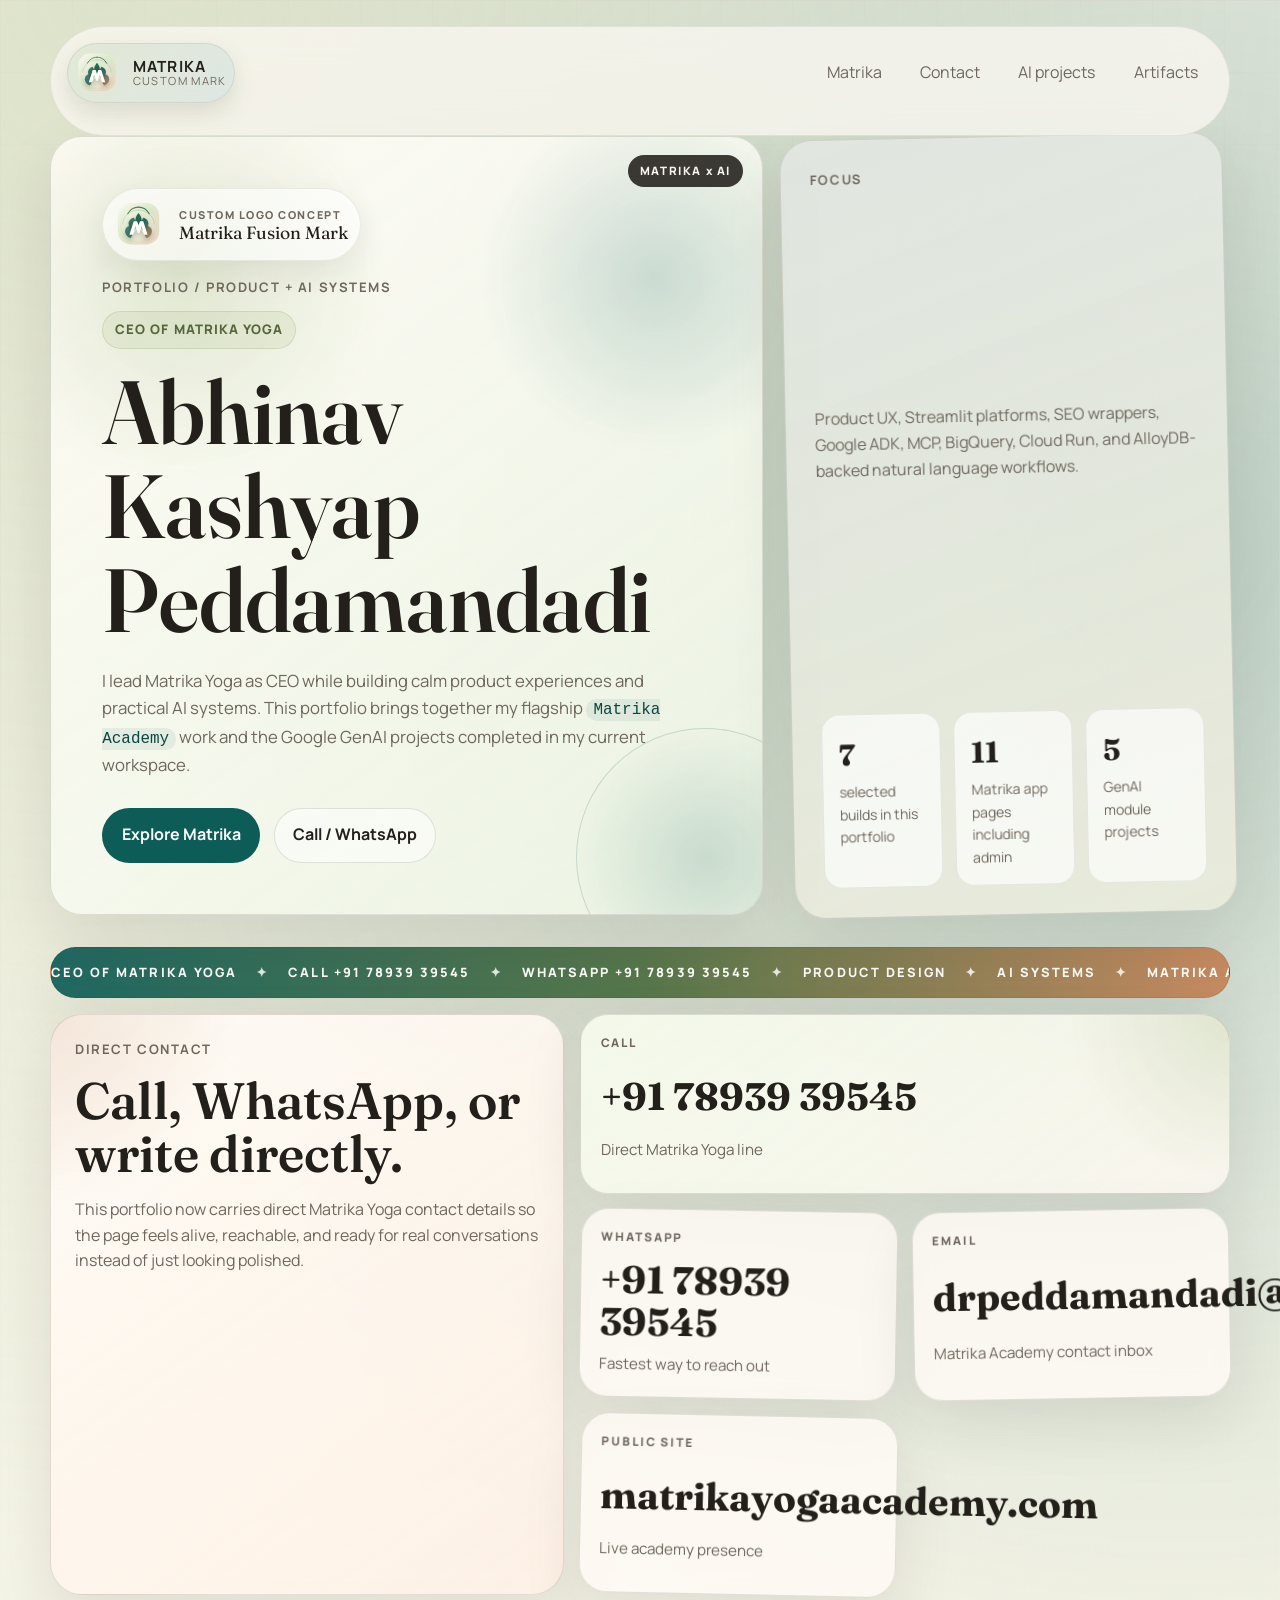
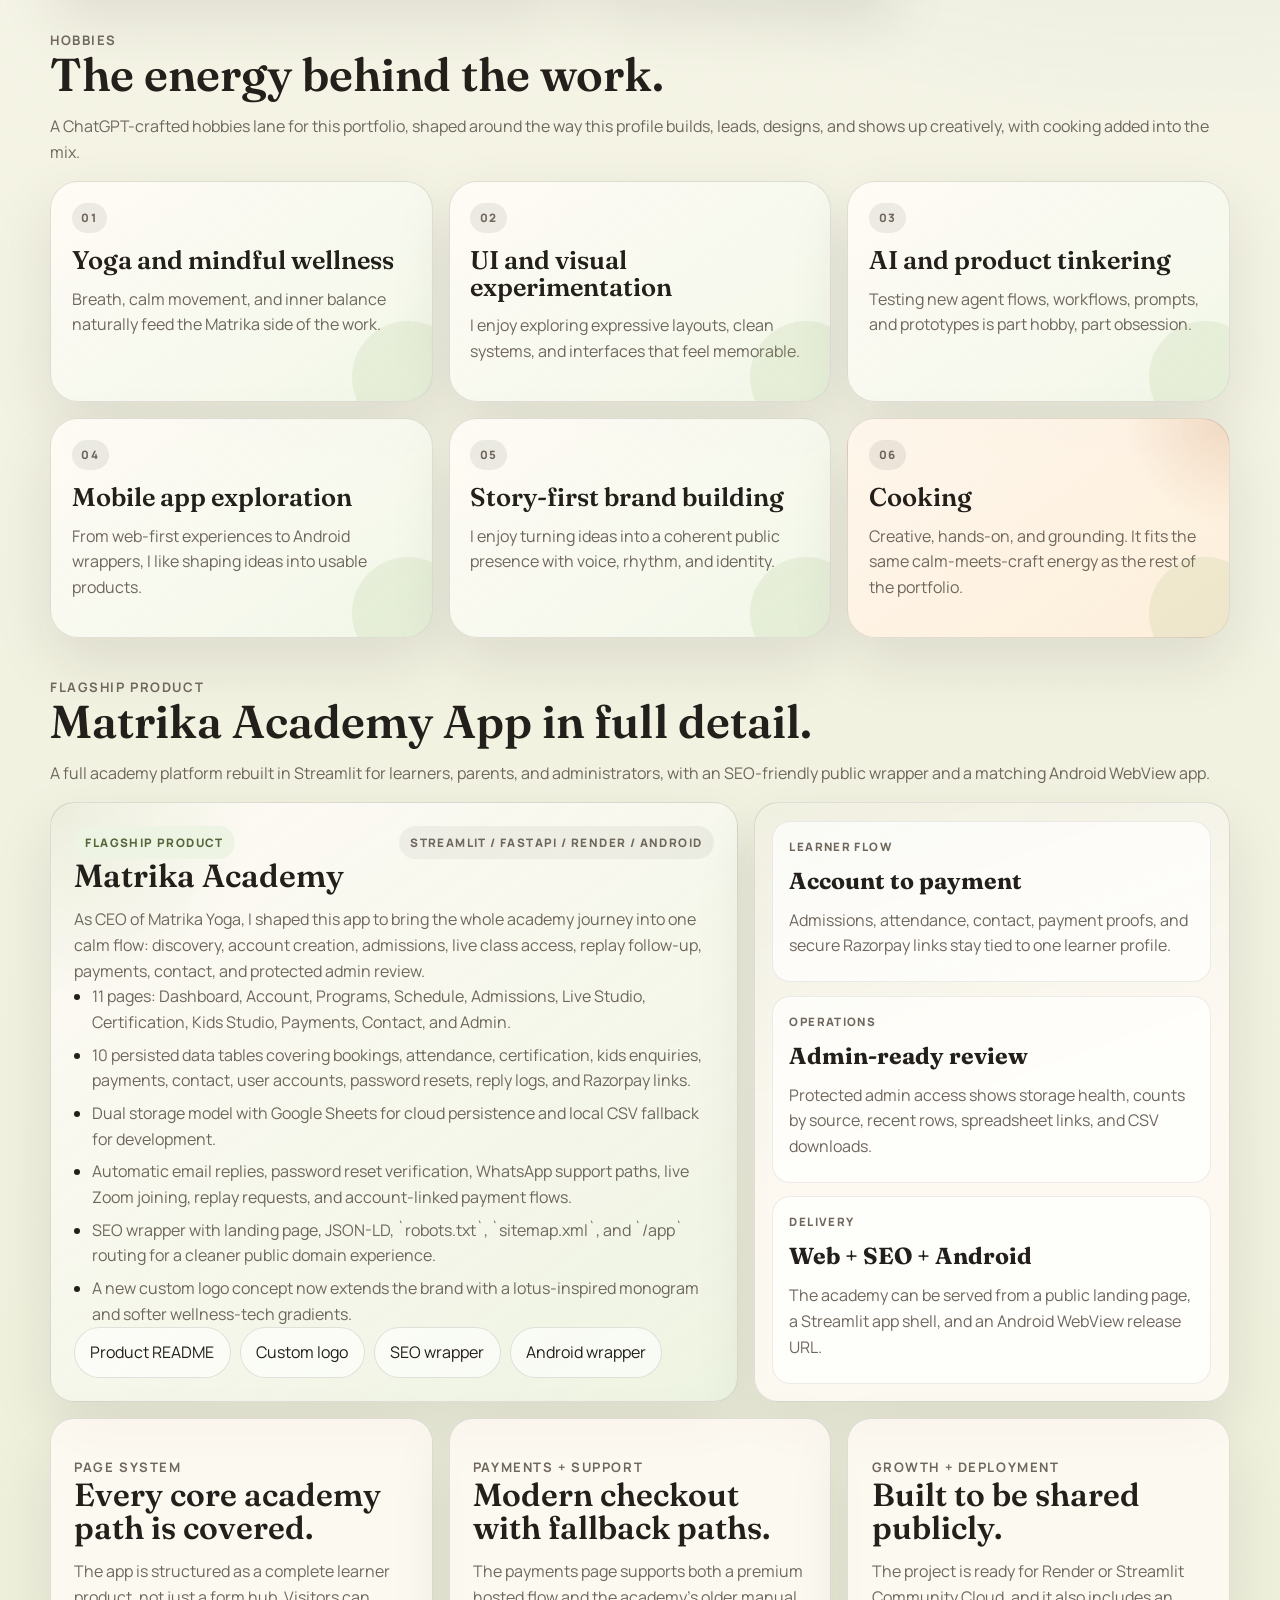
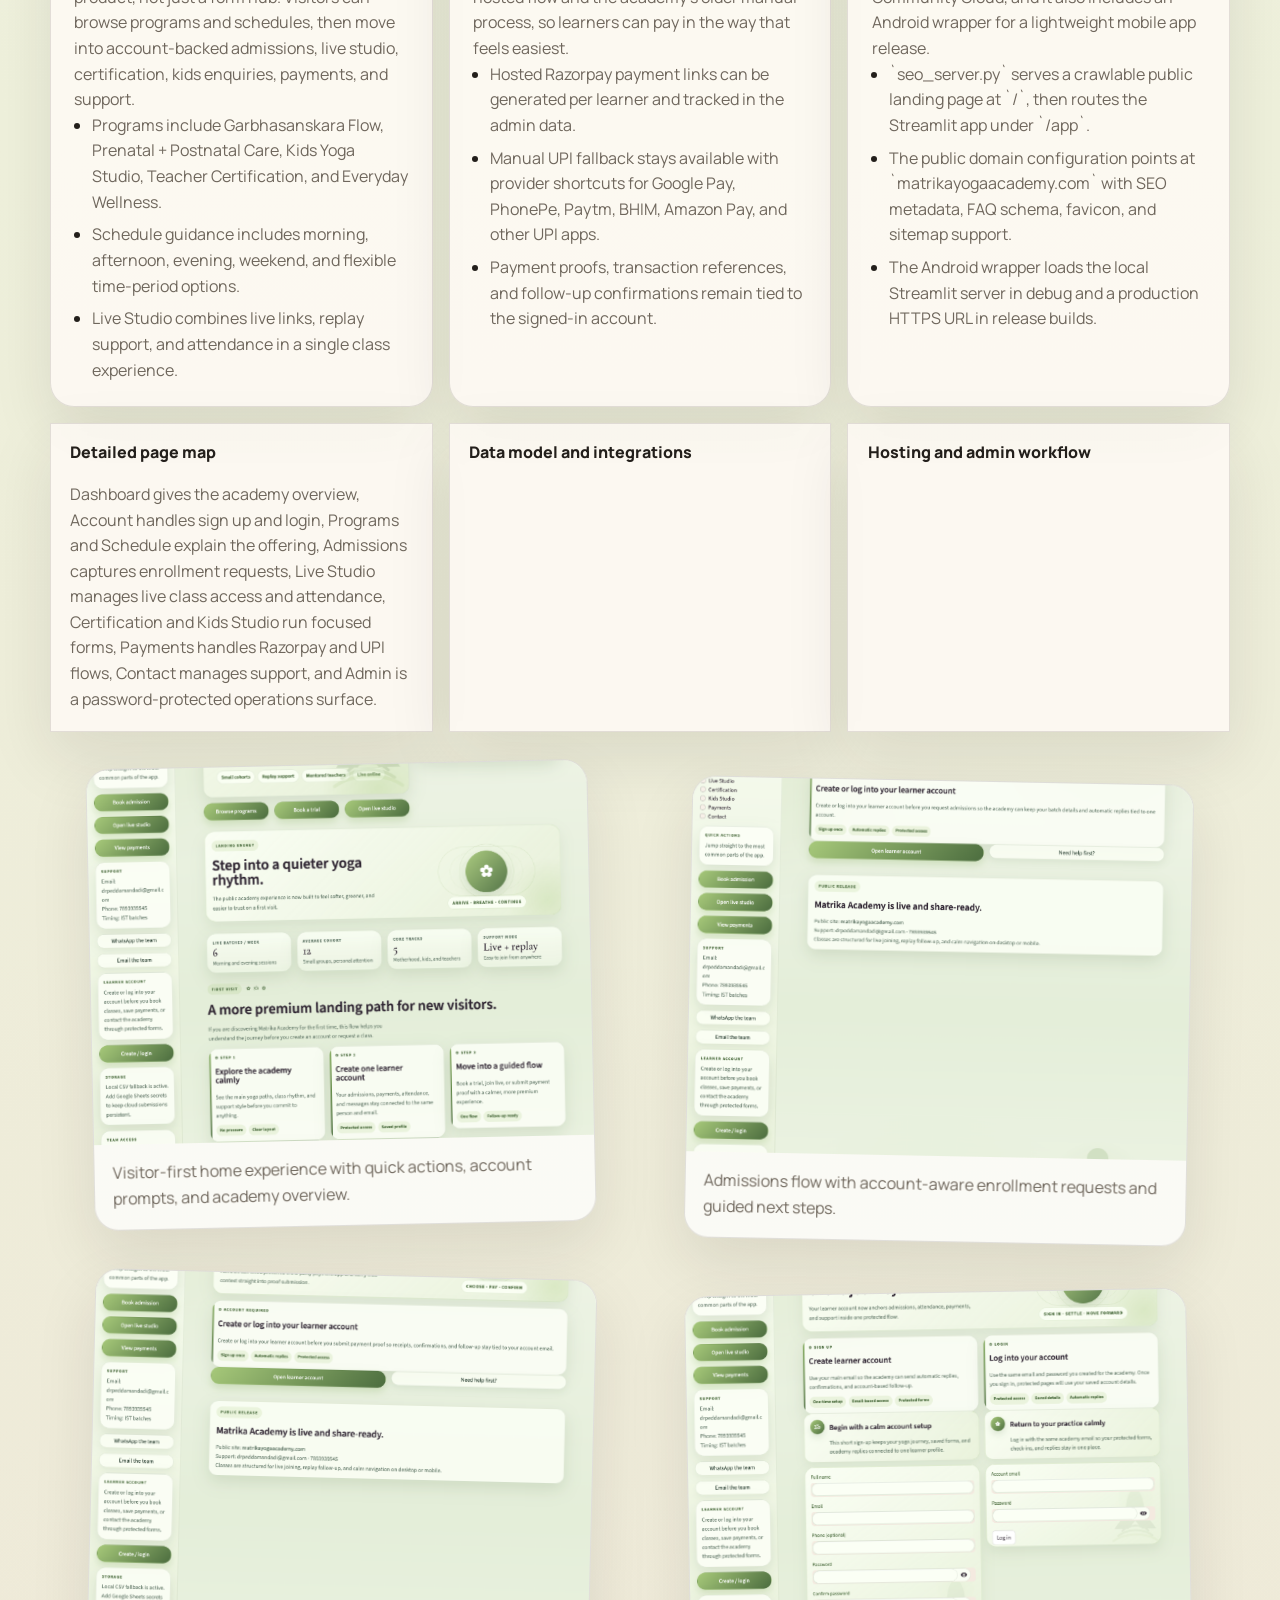
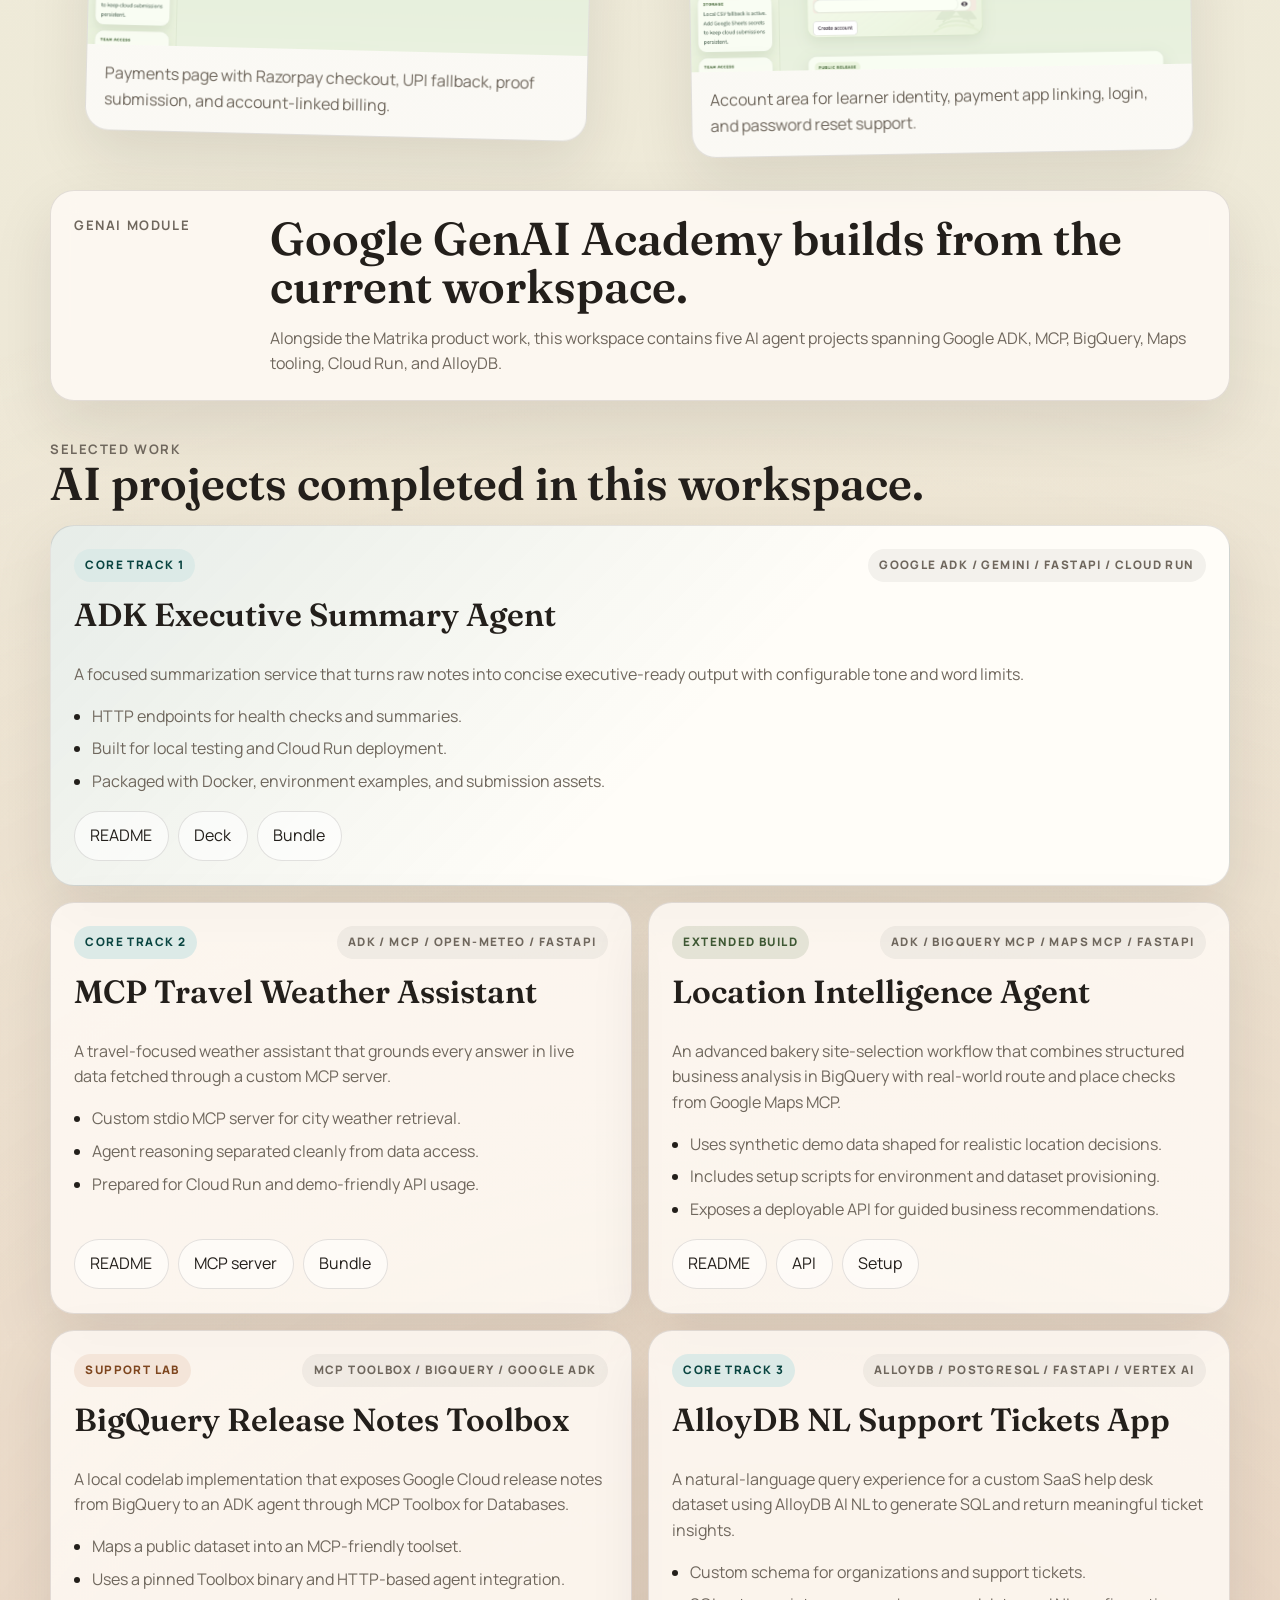
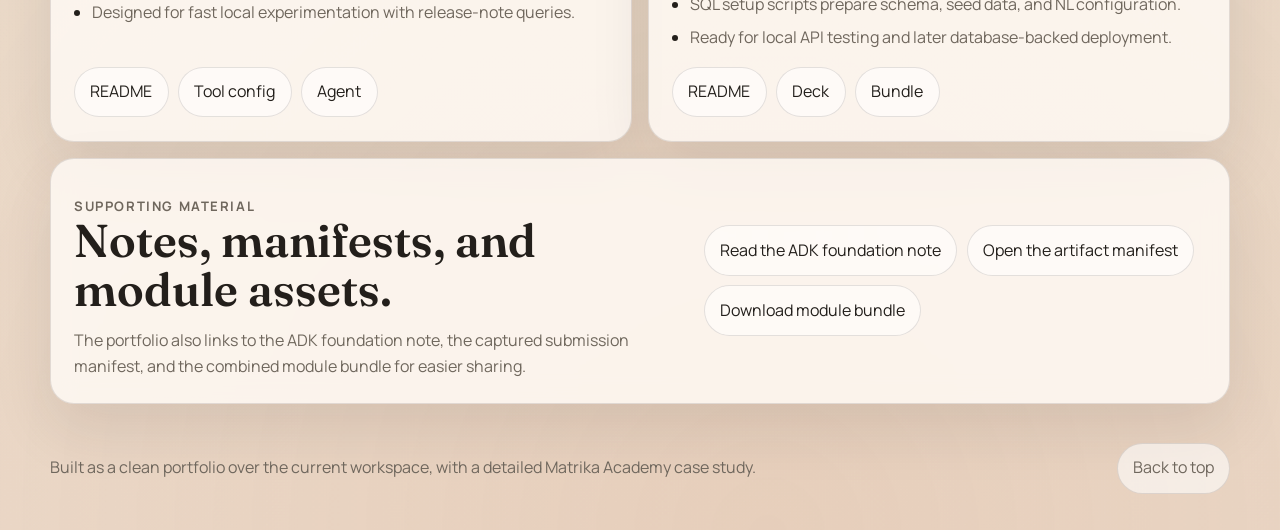
<file: index.html>
<!DOCTYPE html>
<html lang="en">
<head>
  <meta charset="UTF-8">
  <meta name="viewport" content="width=device-width, initial-scale=1.0">
  <meta
    name="description"
    content="Portfolio of Abhinav Kashyap Peddamandadi featuring the Matrika Academy app and AI projects built in the current workspace."
  >
  <title>Abhinav Kashyap Peddamandadi | Portfolio</title>
  <link rel="preconnect" href="https://fonts.googleapis.com">
  <link rel="preconnect" href="https://fonts.gstatic.com" crossorigin>
  <link
    href="https://fonts.googleapis.com/css2?family=Fraunces:opsz,wght@9..144,400;9..144,600;9..144,700&family=Manrope:wght@400;500;600;700;800&display=swap"
    rel="stylesheet"
  >
  <link rel="stylesheet" href="styles.css">
</head>
<body>
  <div class="page-shell">
    <header class="topbar">
      <a class="brand" href="#top" aria-label="Go to top">
        <img src="portfolio_public_assets/images/matrika_custom_logo.svg" alt="Custom Matrika Yoga logo">
        <span class="brand-copy">
          <strong>Matrika</strong>
          <small>Custom mark</small>
        </span>
      </a>
      <nav class="topnav" aria-label="Primary">
        <a href="#matrika">Matrika</a>
        <a href="#contact">Contact</a>
        <a href="#projects">AI projects</a>
        <a href="#artifacts">Artifacts</a>
      </nav>
    </header>

    <main id="top">
      <section class="hero">
        <div class="hero-copy">
          <div class="logo-debut">
            <img src="portfolio_public_assets/images/matrika_custom_logo.svg" alt="Matrika Fusion custom logo">
            <div>
              <p class="logo-debut-label">Custom logo concept</p>
              <p class="logo-debut-name">Matrika Fusion Mark</p>
            </div>
          </div>
          <p class="eyebrow">Portfolio / Product + AI Systems</p>
          <p class="role-note">CEO of Matrika Yoga</p>
          <h1>Abhinav Kashyap Peddamandadi</h1>
          <p class="lede">
            I lead Matrika Yoga as CEO while building calm product experiences and practical AI
            systems. This portfolio brings together my flagship
            <span class="inline-code">Matrika Academy</span> work and the Google GenAI projects
            completed in my current workspace.
          </p>
          <div class="hero-actions">
            <a class="button button-primary" href="#matrika">Explore Matrika</a>
            <a class="button button-secondary" href="#contact">Call / WhatsApp</a>
          </div>
        </div>

        <aside class="hero-panel" aria-label="Quick summary">
          <p class="panel-label">Focus</p>
          <p class="panel-text">
            Product UX, Streamlit platforms, SEO wrappers, Google ADK, MCP, BigQuery, Cloud Run, and
            AlloyDB-backed natural language workflows.
          </p>
          <div class="metric-grid">
            <div class="metric-card">
              <strong>7</strong>
              <span>selected builds in this portfolio</span>
            </div>
            <div class="metric-card">
              <strong>11</strong>
              <span>Matrika app pages including admin</span>
            </div>
            <div class="metric-card">
              <strong>5</strong>
              <span>GenAI module projects</span>
            </div>
          </div>
        </aside>
      </section>

      <section class="contact-ribbon" aria-label="Creative contact ribbon">
        <div class="ribbon-track">
          <span>CEO OF MATRIKA YOGA</span>
          <span>CALL +91 78939 39545</span>
          <span>WHATSAPP +91 78939 39545</span>
          <span>PRODUCT DESIGN</span>
          <span>AI SYSTEMS</span>
          <span>MATRIKA ACADEMY</span>
          <span>CEO OF MATRIKA YOGA</span>
          <span>CALL +91 78939 39545</span>
          <span>WHATSAPP +91 78939 39545</span>
        </div>
      </section>

      <section class="contact-showcase" id="contact">
        <article class="contact-intro">
          <p class="section-kicker">Direct contact</p>
          <h2>Call, WhatsApp, or write directly.</h2>
          <p>
            This portfolio now carries direct Matrika Yoga contact details so the page feels alive,
            reachable, and ready for real conversations instead of just looking polished.
          </p>
        </article>

        <div class="contact-cards">
          <a class="contact-card contact-card-main" href="tel:+917893939545">
            <span class="contact-label">Call</span>
            <strong>+91 78939 39545</strong>
            <small>Direct Matrika Yoga line</small>
          </a>

          <a
            class="contact-card"
            href="https://wa.me/917893939545?text=Hi%20Abhinav%2C%20I%20want%20to%20connect%20about%20Matrika%20Yoga."
            target="_blank"
            rel="noreferrer"
          >
            <span class="contact-label">WhatsApp</span>
            <strong>+91 78939 39545</strong>
            <small>Fastest way to reach out</small>
          </a>

          <a class="contact-card" href="mailto:drpeddamandadi@gmail.com">
            <span class="contact-label">Email</span>
            <strong>drpeddamandadi@gmail.com</strong>
            <small>Matrika Academy contact inbox</small>
          </a>

          <a
            class="contact-card"
            href="https://matrikayogaacademy.com"
            target="_blank"
            rel="noreferrer"
          >
            <span class="contact-label">Public site</span>
            <strong>matrikayogaacademy.com</strong>
            <small>Live academy presence</small>
          </a>
        </div>
      </section>

      <section class="hobby-lab" id="hobbies">
        <div class="section-header">
          <p class="section-kicker">Hobbies</p>
          <h2>The energy behind the work.</h2>
          <p>
            A ChatGPT-crafted hobbies lane for this portfolio, shaped around the way this profile
            builds, leads, designs, and shows up creatively, with cooking added into the mix.
          </p>
        </div>

        <div class="hobby-grid">
          <article class="hobby-card">
            <span class="hobby-kicker">01</span>
            <h3>Yoga and mindful wellness</h3>
            <p>Breath, calm movement, and inner balance naturally feed the Matrika side of the work.</p>
          </article>
          <article class="hobby-card">
            <span class="hobby-kicker">02</span>
            <h3>UI and visual experimentation</h3>
            <p>I enjoy exploring expressive layouts, clean systems, and interfaces that feel memorable.</p>
          </article>
          <article class="hobby-card">
            <span class="hobby-kicker">03</span>
            <h3>AI and product tinkering</h3>
            <p>Testing new agent flows, workflows, prompts, and prototypes is part hobby, part obsession.</p>
          </article>
          <article class="hobby-card">
            <span class="hobby-kicker">04</span>
            <h3>Mobile app exploration</h3>
            <p>From web-first experiences to Android wrappers, I like shaping ideas into usable products.</p>
          </article>
          <article class="hobby-card">
            <span class="hobby-kicker">05</span>
            <h3>Story-first brand building</h3>
            <p>I enjoy turning ideas into a coherent public presence with voice, rhythm, and identity.</p>
          </article>
          <article class="hobby-card hobby-card-accent">
            <span class="hobby-kicker">06</span>
            <h3>Cooking</h3>
            <p>Creative, hands-on, and grounding. It fits the same calm-meets-craft energy as the rest of the portfolio.</p>
          </article>
        </div>
      </section>

      <section class="flagship" id="matrika">
        <div class="section-header">
          <p class="section-kicker">Flagship product</p>
          <h2>Matrika Academy App in full detail.</h2>
          <p>
            A full academy platform rebuilt in Streamlit for learners, parents, and administrators,
            with an SEO-friendly public wrapper and a matching Android WebView app.
          </p>
        </div>

        <div class="flagship-grid">
          <article class="feature-panel">
            <div class="card-header">
              <span class="project-type project-type-featured">Flagship Product</span>
              <span class="project-stack">Streamlit / FastAPI / Render / Android</span>
            </div>
            <h3>Matrika Academy</h3>
            <p>
              As CEO of Matrika Yoga, I shaped this app to bring the whole academy journey into one
              calm flow: discovery, account creation, admissions, live class access, replay
              follow-up, payments, contact, and protected admin review.
            </p>
            <ul class="project-points">
              <li><span>11 pages: Dashboard, Account, Programs, Schedule, Admissions, Live Studio, Certification, Kids Studio, Payments, Contact, and Admin.</span></li>
              <li><span>10 persisted data tables covering bookings, attendance, certification, kids enquiries, payments, contact, user accounts, password resets, reply logs, and Razorpay links.</span></li>
              <li><span>Dual storage model with Google Sheets for cloud persistence and local CSV fallback for development.</span></li>
              <li><span>Automatic email replies, password reset verification, WhatsApp support paths, live Zoom joining, replay requests, and account-linked payment flows.</span></li>
              <li><span>SEO wrapper with landing page, JSON-LD, `robots.txt`, `sitemap.xml`, and `/app` routing for a cleaner public domain experience.</span></li>
              <li><span>A new custom logo concept now extends the brand with a lotus-inspired monogram and softer wellness-tech gradients.</span></li>
            </ul>
            <div class="link-row">
              <a href="portfolio_public_assets/readmes/matrika_yoga_app.md" target="_blank" rel="noreferrer">Product README</a>
              <a href="portfolio_public_assets/images/matrika_custom_logo.svg" target="_blank" rel="noreferrer">Custom logo</a>
              <a href="portfolio_public_assets/snippets/matrika_seo_server.py" target="_blank" rel="noreferrer">SEO wrapper</a>
              <a href="portfolio_public_assets/readmes/matrika_yoga_android_v2.md" target="_blank" rel="noreferrer">Android wrapper</a>
            </div>
          </article>

          <aside class="matrika-metrics">
            <div class="metric-tile">
              <span class="metric-label">Learner flow</span>
              <strong>Account to payment</strong>
              <p>Admissions, attendance, contact, payment proofs, and secure Razorpay links stay tied to one learner profile.</p>
            </div>
            <div class="metric-tile">
              <span class="metric-label">Operations</span>
              <strong>Admin-ready review</strong>
              <p>Protected admin access shows storage health, counts by source, recent rows, spreadsheet links, and CSV downloads.</p>
            </div>
            <div class="metric-tile">
              <span class="metric-label">Delivery</span>
              <strong>Web + SEO + Android</strong>
              <p>The academy can be served from a public landing page, a Streamlit app shell, and an Android WebView release URL.</p>
            </div>
          </aside>
        </div>

        <div class="detail-grid">
          <article class="detail-card">
            <p class="section-kicker">Page system</p>
            <h3>Every core academy path is covered.</h3>
            <p>
              The app is structured as a complete learner product, not just a form hub. Visitors can
              browse programs and schedules, then move into account-backed admissions, live studio,
              certification, kids enquiries, payments, and support.
            </p>
            <ul class="project-points">
              <li><span>Programs include Garbhasanskara Flow, Prenatal + Postnatal Care, Kids Yoga Studio, Teacher Certification, and Everyday Wellness.</span></li>
              <li><span>Schedule guidance includes morning, afternoon, evening, weekend, and flexible time-period options.</span></li>
              <li><span>Live Studio combines live links, replay support, and attendance in a single class experience.</span></li>
            </ul>
          </article>

          <article class="detail-card">
            <p class="section-kicker">Payments + support</p>
            <h3>Modern checkout with fallback paths.</h3>
            <p>
              The payments page supports both a premium hosted flow and the academy’s older manual
              process, so learners can pay in the way that feels easiest.
            </p>
            <ul class="project-points">
              <li><span>Hosted Razorpay payment links can be generated per learner and tracked in the admin data.</span></li>
              <li><span>Manual UPI fallback stays available with provider shortcuts for Google Pay, PhonePe, Paytm, BHIM, Amazon Pay, and other UPI apps.</span></li>
              <li><span>Payment proofs, transaction references, and follow-up confirmations remain tied to the signed-in account.</span></li>
            </ul>
          </article>

          <article class="detail-card">
            <p class="section-kicker">Growth + deployment</p>
            <h3>Built to be shared publicly.</h3>
            <p>
              The project is ready for Render or Streamlit Community Cloud, and it also includes an
              Android wrapper for a lightweight mobile app release.
            </p>
            <ul class="project-points">
              <li><span>`seo_server.py` serves a crawlable public landing page at `/`, then routes the Streamlit app under `/app`.</span></li>
              <li><span>The public domain configuration points at `matrikayogaacademy.com` with SEO metadata, FAQ schema, favicon, and sitemap support.</span></li>
              <li><span>The Android wrapper loads the local Streamlit server in debug and a production HTTPS URL in release builds.</span></li>
            </ul>
          </article>
        </div>

        <div class="accordion-grid">
          <details class="detail-accordion" open>
            <summary>Detailed page map</summary>
            <p>
              Dashboard gives the academy overview, Account handles sign up and login, Programs and
              Schedule explain the offering, Admissions captures enrollment requests, Live Studio
              manages live class access and attendance, Certification and Kids Studio run focused
              forms, Payments handles Razorpay and UPI flows, Contact manages support, and Admin is
              a password-protected operations surface.
            </p>
          </details>

          <details class="detail-accordion">
            <summary>Data model and integrations</summary>
            <p>
              Saved datasets cover admissions bookings, attendance, certification applications, kids
              enquiries, payments, contact messages, user accounts, password reset requests,
              automatic reply logs, and Razorpay links. Integrations include Google Sheets, SMTP
              email delivery, Razorpay APIs, WhatsApp sharing, Zoom joining, and account-linked UPI
              shortcuts.
            </p>
          </details>

          <details class="detail-accordion">
            <summary>Hosting and admin workflow</summary>
            <p>
              Render uses `uvicorn seo_server:app` with `APP_BASE_PATH=/app`, while Streamlit
              Community Cloud uses `app.py` plus secrets for Google Sheets, SMTP, admin password, and
              Razorpay. Admin review shows storage mode, row counts, recent entries, spreadsheet
              links when cloud persistence is active, and CSV exports for each workflow.
            </p>
          </details>
        </div>

        <div class="gallery-grid">
          <figure class="gallery-card">
            <img src="portfolio_public_assets/images/matrika_home_visitor_preview.png" alt="Matrika Academy visitor dashboard preview">
            <figcaption>Visitor-first home experience with quick actions, account prompts, and academy overview.</figcaption>
          </figure>
          <figure class="gallery-card">
            <img src="portfolio_public_assets/images/matrika_admissions_preview.png" alt="Matrika Academy admissions preview">
            <figcaption>Admissions flow with account-aware enrollment requests and guided next steps.</figcaption>
          </figure>
          <figure class="gallery-card">
            <img src="portfolio_public_assets/images/matrika_payments_preview.png" alt="Matrika Academy payments preview">
            <figcaption>Payments page with Razorpay checkout, UPI fallback, proof submission, and account-linked billing.</figcaption>
          </figure>
          <figure class="gallery-card">
            <img src="portfolio_public_assets/images/matrika_account_preview_v2.png" alt="Matrika Academy account preview">
            <figcaption>Account area for learner identity, payment app linking, login, and password reset support.</figcaption>
          </figure>
        </div>
      </section>

      <section class="module-note">
        <p class="section-kicker">GenAI module</p>
        <div class="module-copy">
          <h2>Google GenAI Academy builds from the current workspace.</h2>
          <p>
            Alongside the Matrika product work, this workspace contains five AI agent projects
            spanning Google ADK, MCP, BigQuery, Maps tooling, Cloud Run, and AlloyDB.
          </p>
        </div>
      </section>

      <section class="section-header" id="projects">
        <p class="section-kicker">Selected work</p>
        <h2>AI projects completed in this workspace.</h2>
      </section>

      <section class="projects-grid">
        <article class="project-card project-card-featured">
          <div class="card-header">
            <span class="project-type project-type-core">Core Track 1</span>
            <span class="project-stack">Google ADK / Gemini / FastAPI / Cloud Run</span>
          </div>
          <h3>ADK Executive Summary Agent</h3>
          <p>
            A focused summarization service that turns raw notes into concise executive-ready output
            with configurable tone and word limits.
          </p>
          <ul class="project-points">
            <li><span>HTTP endpoints for health checks and summaries.</span></li>
            <li><span>Built for local testing and Cloud Run deployment.</span></li>
            <li><span>Packaged with Docker, environment examples, and submission assets.</span></li>
          </ul>
          <div class="link-row">
            <a href="portfolio_public_assets/readmes/track1_adk_cloud_run.md" target="_blank" rel="noreferrer">README</a>
            <a href="portfolio_public_assets/pdf/track1_final_project_ppt.pdf" target="_blank" rel="noreferrer">Deck</a>
            <a href="portfolio_public_assets/bundles/track1_adk_cloud_run.zip" target="_blank" rel="noreferrer">Bundle</a>
          </div>
        </article>

        <article class="project-card">
          <div class="card-header">
            <span class="project-type project-type-core">Core Track 2</span>
            <span class="project-stack">ADK / MCP / Open-Meteo / FastAPI</span>
          </div>
          <h3>MCP Travel Weather Assistant</h3>
          <p>
            A travel-focused weather assistant that grounds every answer in live data fetched
            through a custom MCP server.
          </p>
          <ul class="project-points">
            <li><span>Custom stdio MCP server for city weather retrieval.</span></li>
            <li><span>Agent reasoning separated cleanly from data access.</span></li>
            <li><span>Prepared for Cloud Run and demo-friendly API usage.</span></li>
          </ul>
          <div class="link-row">
            <a href="portfolio_public_assets/readmes/track2_adk_mcp_weather.md" target="_blank" rel="noreferrer">README</a>
            <a href="portfolio_public_assets/snippets/track2_adk_mcp_weather_mcp_server.py" target="_blank" rel="noreferrer">MCP server</a>
            <a href="portfolio_public_assets/bundles/track2_adk_mcp_weather.zip" target="_blank" rel="noreferrer">Bundle</a>
          </div>
        </article>

        <article class="project-card">
          <div class="card-header">
            <span class="project-type project-type-extended">Extended Build</span>
            <span class="project-stack">ADK / BigQuery MCP / Maps MCP / FastAPI</span>
          </div>
          <h3>Location Intelligence Agent</h3>
          <p>
            An advanced bakery site-selection workflow that combines structured business analysis in
            BigQuery with real-world route and place checks from Google Maps MCP.
          </p>
          <ul class="project-points">
            <li><span>Uses synthetic demo data shaped for realistic location decisions.</span></li>
            <li><span>Includes setup scripts for environment and dataset provisioning.</span></li>
            <li><span>Exposes a deployable API for guided business recommendations.</span></li>
          </ul>
          <div class="link-row">
            <a href="portfolio_public_assets/readmes/track2_adk_mcp_location_intelligence.md" target="_blank" rel="noreferrer">README</a>
            <a href="portfolio_public_assets/snippets/track2_adk_mcp_location_intelligence_api.py" target="_blank" rel="noreferrer">API</a>
            <a href="portfolio_public_assets/snippets/track2_adk_mcp_location_intelligence_setup_bigquery.sh" target="_blank" rel="noreferrer">Setup</a>
          </div>
        </article>

        <article class="project-card">
          <div class="card-header">
            <span class="project-type project-type-lab">Support Lab</span>
            <span class="project-stack">MCP Toolbox / BigQuery / Google ADK</span>
          </div>
          <h3>BigQuery Release Notes Toolbox</h3>
          <p>
            A local codelab implementation that exposes Google Cloud release notes from BigQuery to
            an ADK agent through MCP Toolbox for Databases.
          </p>
          <ul class="project-points">
            <li><span>Maps a public dataset into an MCP-friendly toolset.</span></li>
            <li><span>Uses a pinned Toolbox binary and HTTP-based agent integration.</span></li>
            <li><span>Designed for fast local experimentation with release-note queries.</span></li>
          </ul>
          <div class="link-row">
            <a href="portfolio_public_assets/readmes/track2_bigquery_mcp_toolbox.md" target="_blank" rel="noreferrer">README</a>
            <a href="portfolio_public_assets/snippets/track2_bigquery_mcp_toolbox_tools.yaml" target="_blank" rel="noreferrer">Tool config</a>
            <a href="portfolio_public_assets/snippets/track2_bigquery_mcp_toolbox_agent.py" target="_blank" rel="noreferrer">Agent</a>
          </div>
        </article>

        <article class="project-card">
          <div class="card-header">
            <span class="project-type project-type-core">Core Track 3</span>
            <span class="project-stack">AlloyDB / PostgreSQL / FastAPI / Vertex AI</span>
          </div>
          <h3>AlloyDB NL Support Tickets App</h3>
          <p>
            A natural-language query experience for a custom SaaS help desk dataset using AlloyDB
            AI NL to generate SQL and return meaningful ticket insights.
          </p>
          <ul class="project-points">
            <li><span>Custom schema for organizations and support tickets.</span></li>
            <li><span>SQL setup scripts prepare schema, seed data, and NL configuration.</span></li>
            <li><span>Ready for local API testing and later database-backed deployment.</span></li>
          </ul>
          <div class="link-row">
            <a href="portfolio_public_assets/readmes/track3_alloydb_nl_query.md" target="_blank" rel="noreferrer">README</a>
            <a href="portfolio_public_assets/pdf/track3_final_project_ppt.pdf" target="_blank" rel="noreferrer">Deck</a>
            <a href="portfolio_public_assets/bundles/track3_alloydb_nl_query.zip" target="_blank" rel="noreferrer">Bundle</a>
          </div>
        </article>
      </section>

      <section class="resource-strip" id="artifacts">
        <div>
          <p class="section-kicker">Supporting material</p>
          <h2>Notes, manifests, and module assets.</h2>
          <p>
            The portfolio also links to the ADK foundation note, the captured submission manifest,
            and the combined module bundle for easier sharing.
          </p>
        </div>
        <div class="resource-links">
          <a href="portfolio_public_assets/notes/building-ai-agents-with-adk-the-foundation.md" target="_blank" rel="noreferrer">
            Read the ADK foundation note
          </a>
          <a href="portfolio_public_assets/manifest.json" target="_blank" rel="noreferrer">
            Open the artifact manifest
          </a>
          <a href="portfolio_public_assets/bundles/submission_ready_bundle.zip" target="_blank" rel="noreferrer">
            Download module bundle
          </a>
        </div>
      </section>
    </main>

    <footer class="footer">
      <p>Built as a clean portfolio over the current workspace, with a detailed Matrika Academy case study.</p>
      <a href="#top">Back to top</a>
    </footer>
  </div>
</body>
</html>
</file>
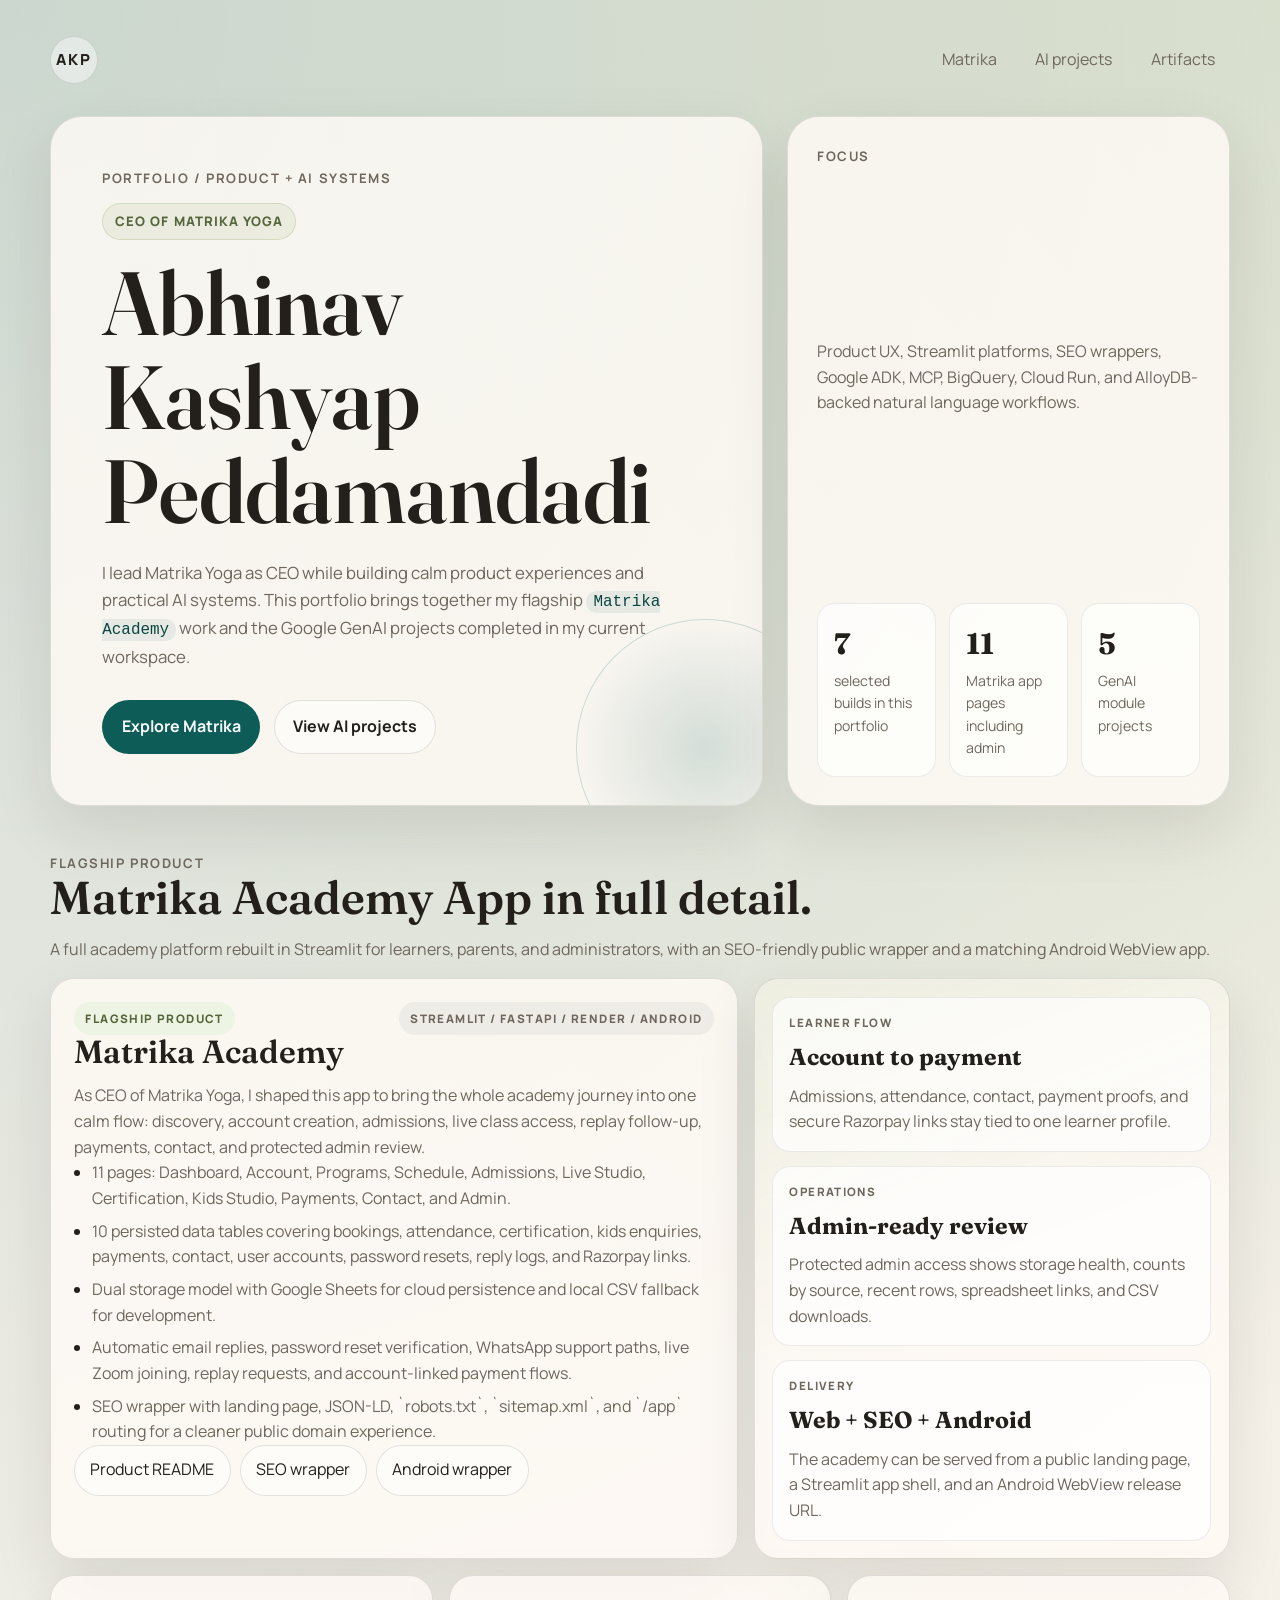
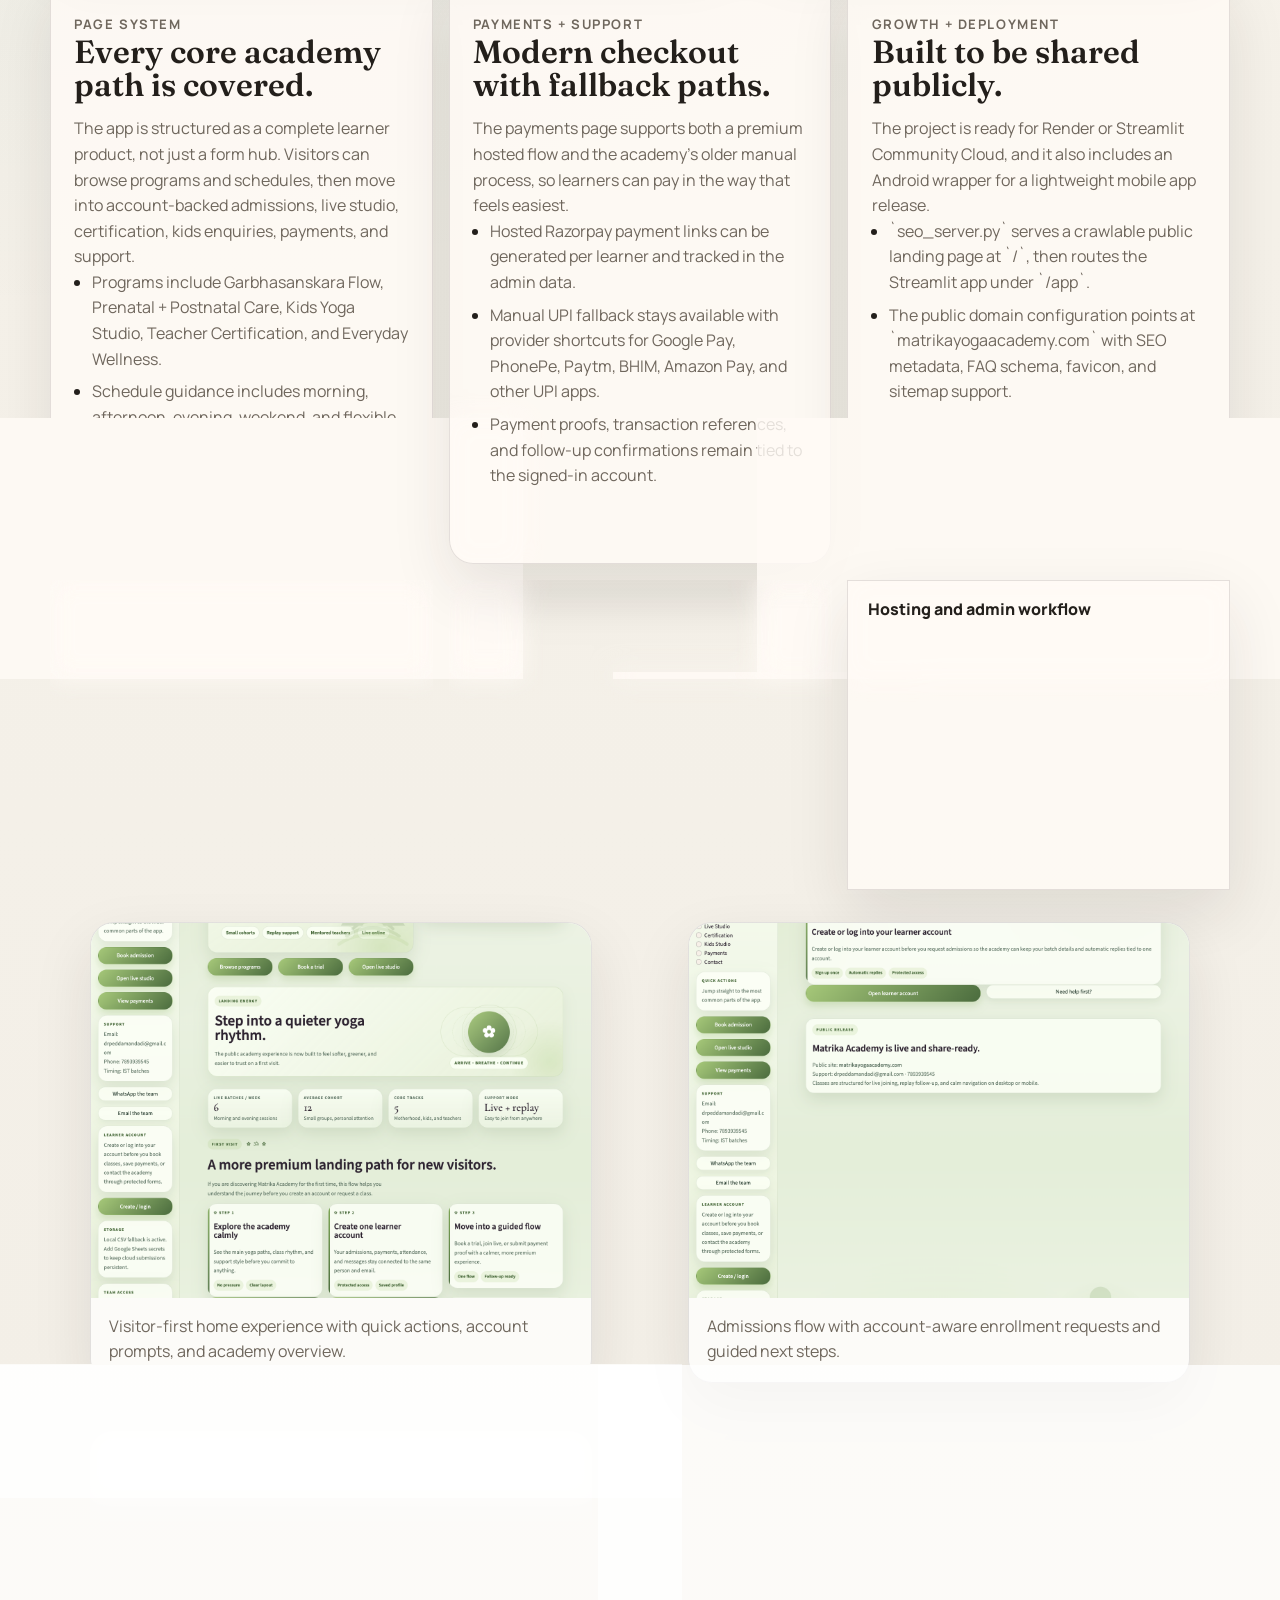
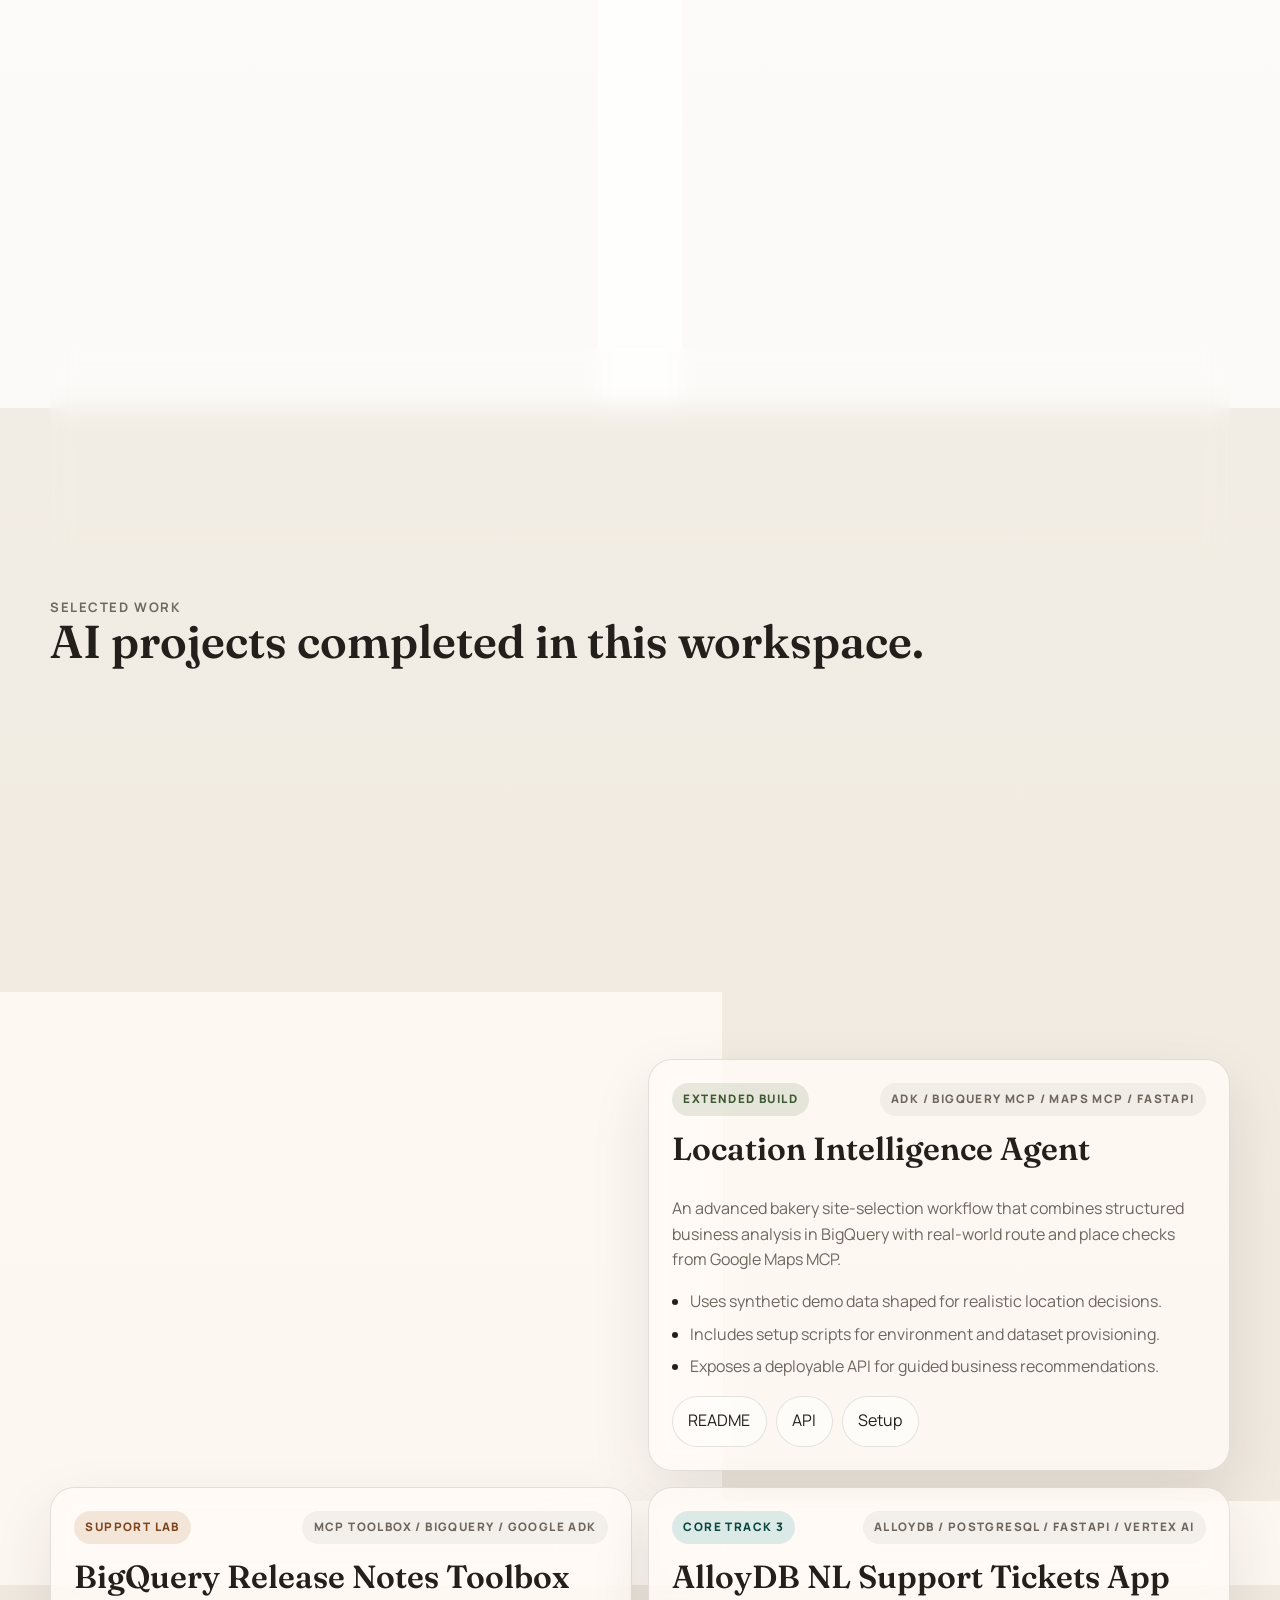
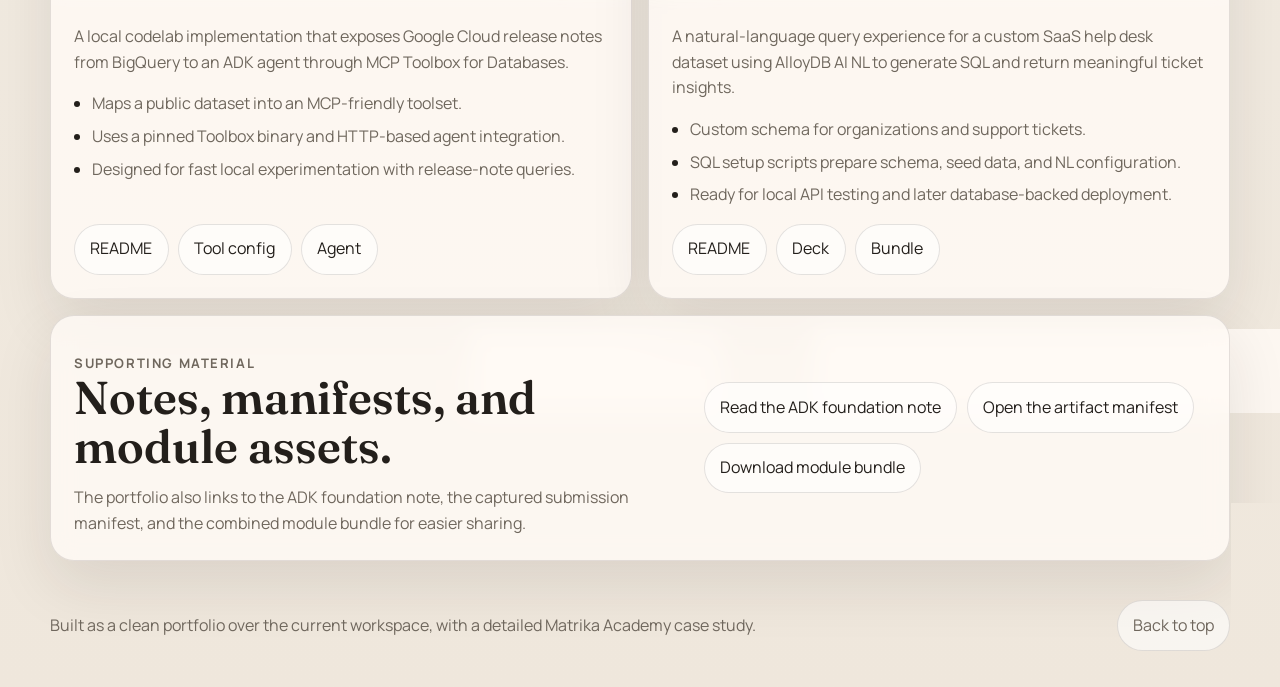
<file: portfolio/index.html>
<!DOCTYPE html>
<html lang="en">
<head>
  <meta charset="UTF-8">
  <meta name="viewport" content="width=device-width, initial-scale=1.0">
  <meta
    name="description"
    content="Portfolio of Abhinav Kashyap Peddamandadi featuring the Matrika Academy app and AI projects built in the current workspace."
  >
  <title>Abhinav Kashyap Peddamandadi | Portfolio</title>
  <link rel="preconnect" href="https://fonts.googleapis.com">
  <link rel="preconnect" href="https://fonts.gstatic.com" crossorigin>
  <link
    href="https://fonts.googleapis.com/css2?family=Fraunces:opsz,wght@9..144,400;9..144,600;9..144,700&family=Manrope:wght@400;500;600;700;800&display=swap"
    rel="stylesheet"
  >
  <link rel="stylesheet" href="styles.css">
</head>
<body>
  <div class="page-shell">
    <header class="topbar">
      <a class="brand" href="#top" aria-label="Go to top">AKP</a>
      <nav class="topnav" aria-label="Primary">
        <a href="#matrika">Matrika</a>
        <a href="#projects">AI projects</a>
        <a href="#artifacts">Artifacts</a>
      </nav>
    </header>

    <main id="top">
      <section class="hero">
        <div class="hero-copy">
          <p class="eyebrow">Portfolio / Product + AI Systems</p>
          <p class="role-note">CEO of Matrika Yoga</p>
          <h1>Abhinav Kashyap Peddamandadi</h1>
          <p class="lede">
            I lead Matrika Yoga as CEO while building calm product experiences and practical AI
            systems. This portfolio brings together my flagship
            <span class="inline-code">Matrika Academy</span> work and the Google GenAI projects
            completed in my current workspace.
          </p>
          <div class="hero-actions">
            <a class="button button-primary" href="#matrika">Explore Matrika</a>
            <a class="button button-secondary" href="#projects">View AI projects</a>
          </div>
        </div>

        <aside class="hero-panel" aria-label="Quick summary">
          <p class="panel-label">Focus</p>
          <p class="panel-text">
            Product UX, Streamlit platforms, SEO wrappers, Google ADK, MCP, BigQuery, Cloud Run, and
            AlloyDB-backed natural language workflows.
          </p>
          <div class="metric-grid">
            <div class="metric-card">
              <strong>7</strong>
              <span>selected builds in this portfolio</span>
            </div>
            <div class="metric-card">
              <strong>11</strong>
              <span>Matrika app pages including admin</span>
            </div>
            <div class="metric-card">
              <strong>5</strong>
              <span>GenAI module projects</span>
            </div>
          </div>
        </aside>
      </section>

      <section class="flagship" id="matrika">
        <div class="section-header">
          <p class="section-kicker">Flagship product</p>
          <h2>Matrika Academy App in full detail.</h2>
          <p>
            A full academy platform rebuilt in Streamlit for learners, parents, and administrators,
            with an SEO-friendly public wrapper and a matching Android WebView app.
          </p>
        </div>

        <div class="flagship-grid">
          <article class="feature-panel">
            <div class="card-header">
              <span class="project-type project-type-featured">Flagship Product</span>
              <span class="project-stack">Streamlit / FastAPI / Render / Android</span>
            </div>
            <h3>Matrika Academy</h3>
            <p>
              As CEO of Matrika Yoga, I shaped this app to bring the whole academy journey into one
              calm flow: discovery, account creation, admissions, live class access, replay
              follow-up, payments, contact, and protected admin review.
            </p>
            <ul class="project-points">
              <li><span>11 pages: Dashboard, Account, Programs, Schedule, Admissions, Live Studio, Certification, Kids Studio, Payments, Contact, and Admin.</span></li>
              <li><span>10 persisted data tables covering bookings, attendance, certification, kids enquiries, payments, contact, user accounts, password resets, reply logs, and Razorpay links.</span></li>
              <li><span>Dual storage model with Google Sheets for cloud persistence and local CSV fallback for development.</span></li>
              <li><span>Automatic email replies, password reset verification, WhatsApp support paths, live Zoom joining, replay requests, and account-linked payment flows.</span></li>
              <li><span>SEO wrapper with landing page, JSON-LD, `robots.txt`, `sitemap.xml`, and `/app` routing for a cleaner public domain experience.</span></li>
            </ul>
            <div class="link-row">
              <a href="portfolio_public_assets/readmes/matrika_yoga_app.md" target="_blank" rel="noreferrer">Product README</a>
              <a href="portfolio_public_assets/snippets/matrika_seo_server.py" target="_blank" rel="noreferrer">SEO wrapper</a>
              <a href="portfolio_public_assets/readmes/matrika_yoga_android_v2.md" target="_blank" rel="noreferrer">Android wrapper</a>
            </div>
          </article>

          <aside class="matrika-metrics">
            <div class="metric-tile">
              <span class="metric-label">Learner flow</span>
              <strong>Account to payment</strong>
              <p>Admissions, attendance, contact, payment proofs, and secure Razorpay links stay tied to one learner profile.</p>
            </div>
            <div class="metric-tile">
              <span class="metric-label">Operations</span>
              <strong>Admin-ready review</strong>
              <p>Protected admin access shows storage health, counts by source, recent rows, spreadsheet links, and CSV downloads.</p>
            </div>
            <div class="metric-tile">
              <span class="metric-label">Delivery</span>
              <strong>Web + SEO + Android</strong>
              <p>The academy can be served from a public landing page, a Streamlit app shell, and an Android WebView release URL.</p>
            </div>
          </aside>
        </div>

        <div class="detail-grid">
          <article class="detail-card">
            <p class="section-kicker">Page system</p>
            <h3>Every core academy path is covered.</h3>
            <p>
              The app is structured as a complete learner product, not just a form hub. Visitors can
              browse programs and schedules, then move into account-backed admissions, live studio,
              certification, kids enquiries, payments, and support.
            </p>
            <ul class="project-points">
              <li><span>Programs include Garbhasanskara Flow, Prenatal + Postnatal Care, Kids Yoga Studio, Teacher Certification, and Everyday Wellness.</span></li>
              <li><span>Schedule guidance includes morning, afternoon, evening, weekend, and flexible time-period options.</span></li>
              <li><span>Live Studio combines live links, replay support, and attendance in a single class experience.</span></li>
            </ul>
          </article>

          <article class="detail-card">
            <p class="section-kicker">Payments + support</p>
            <h3>Modern checkout with fallback paths.</h3>
            <p>
              The payments page supports both a premium hosted flow and the academy’s older manual
              process, so learners can pay in the way that feels easiest.
            </p>
            <ul class="project-points">
              <li><span>Hosted Razorpay payment links can be generated per learner and tracked in the admin data.</span></li>
              <li><span>Manual UPI fallback stays available with provider shortcuts for Google Pay, PhonePe, Paytm, BHIM, Amazon Pay, and other UPI apps.</span></li>
              <li><span>Payment proofs, transaction references, and follow-up confirmations remain tied to the signed-in account.</span></li>
            </ul>
          </article>

          <article class="detail-card">
            <p class="section-kicker">Growth + deployment</p>
            <h3>Built to be shared publicly.</h3>
            <p>
              The project is ready for Render or Streamlit Community Cloud, and it also includes an
              Android wrapper for a lightweight mobile app release.
            </p>
            <ul class="project-points">
              <li><span>`seo_server.py` serves a crawlable public landing page at `/`, then routes the Streamlit app under `/app`.</span></li>
              <li><span>The public domain configuration points at `matrikayogaacademy.com` with SEO metadata, FAQ schema, favicon, and sitemap support.</span></li>
              <li><span>The Android wrapper loads the local Streamlit server in debug and a production HTTPS URL in release builds.</span></li>
            </ul>
          </article>
        </div>

        <div class="accordion-grid">
          <details class="detail-accordion" open>
            <summary>Detailed page map</summary>
            <p>
              Dashboard gives the academy overview, Account handles sign up and login, Programs and
              Schedule explain the offering, Admissions captures enrollment requests, Live Studio
              manages live class access and attendance, Certification and Kids Studio run focused
              forms, Payments handles Razorpay and UPI flows, Contact manages support, and Admin is
              a password-protected operations surface.
            </p>
          </details>

          <details class="detail-accordion">
            <summary>Data model and integrations</summary>
            <p>
              Saved datasets cover admissions bookings, attendance, certification applications, kids
              enquiries, payments, contact messages, user accounts, password reset requests,
              automatic reply logs, and Razorpay links. Integrations include Google Sheets, SMTP
              email delivery, Razorpay APIs, WhatsApp sharing, Zoom joining, and account-linked UPI
              shortcuts.
            </p>
          </details>

          <details class="detail-accordion">
            <summary>Hosting and admin workflow</summary>
            <p>
              Render uses `uvicorn seo_server:app` with `APP_BASE_PATH=/app`, while Streamlit
              Community Cloud uses `app.py` plus secrets for Google Sheets, SMTP, admin password, and
              Razorpay. Admin review shows storage mode, row counts, recent entries, spreadsheet
              links when cloud persistence is active, and CSV exports for each workflow.
            </p>
          </details>
        </div>

        <div class="gallery-grid">
          <figure class="gallery-card">
            <img src="portfolio_public_assets/images/matrika_home_visitor_preview.png" alt="Matrika Academy visitor dashboard preview">
            <figcaption>Visitor-first home experience with quick actions, account prompts, and academy overview.</figcaption>
          </figure>
          <figure class="gallery-card">
            <img src="portfolio_public_assets/images/matrika_admissions_preview.png" alt="Matrika Academy admissions preview">
            <figcaption>Admissions flow with account-aware enrollment requests and guided next steps.</figcaption>
          </figure>
          <figure class="gallery-card">
            <img src="portfolio_public_assets/images/matrika_payments_preview.png" alt="Matrika Academy payments preview">
            <figcaption>Payments page with Razorpay checkout, UPI fallback, proof submission, and account-linked billing.</figcaption>
          </figure>
          <figure class="gallery-card">
            <img src="portfolio_public_assets/images/matrika_account_preview_v2.png" alt="Matrika Academy account preview">
            <figcaption>Account area for learner identity, payment app linking, login, and password reset support.</figcaption>
          </figure>
        </div>
      </section>

      <section class="module-note">
        <p class="section-kicker">GenAI module</p>
        <div class="module-copy">
          <h2>Google GenAI Academy builds from the current workspace.</h2>
          <p>
            Alongside the Matrika product work, this workspace contains five AI agent projects
            spanning Google ADK, MCP, BigQuery, Maps tooling, Cloud Run, and AlloyDB.
          </p>
        </div>
      </section>

      <section class="section-header" id="projects">
        <p class="section-kicker">Selected work</p>
        <h2>AI projects completed in this workspace.</h2>
      </section>

      <section class="projects-grid">
        <article class="project-card project-card-featured">
          <div class="card-header">
            <span class="project-type project-type-core">Core Track 1</span>
            <span class="project-stack">Google ADK / Gemini / FastAPI / Cloud Run</span>
          </div>
          <h3>ADK Executive Summary Agent</h3>
          <p>
            A focused summarization service that turns raw notes into concise executive-ready output
            with configurable tone and word limits.
          </p>
          <ul class="project-points">
            <li><span>HTTP endpoints for health checks and summaries.</span></li>
            <li><span>Built for local testing and Cloud Run deployment.</span></li>
            <li><span>Packaged with Docker, environment examples, and submission assets.</span></li>
          </ul>
          <div class="link-row">
            <a href="portfolio_public_assets/readmes/track1_adk_cloud_run.md" target="_blank" rel="noreferrer">README</a>
            <a href="portfolio_public_assets/pdf/track1_final_project_ppt.pdf" target="_blank" rel="noreferrer">Deck</a>
            <a href="portfolio_public_assets/bundles/track1_adk_cloud_run.zip" target="_blank" rel="noreferrer">Bundle</a>
          </div>
        </article>

        <article class="project-card">
          <div class="card-header">
            <span class="project-type project-type-core">Core Track 2</span>
            <span class="project-stack">ADK / MCP / Open-Meteo / FastAPI</span>
          </div>
          <h3>MCP Travel Weather Assistant</h3>
          <p>
            A travel-focused weather assistant that grounds every answer in live data fetched
            through a custom MCP server.
          </p>
          <ul class="project-points">
            <li><span>Custom stdio MCP server for city weather retrieval.</span></li>
            <li><span>Agent reasoning separated cleanly from data access.</span></li>
            <li><span>Prepared for Cloud Run and demo-friendly API usage.</span></li>
          </ul>
          <div class="link-row">
            <a href="portfolio_public_assets/readmes/track2_adk_mcp_weather.md" target="_blank" rel="noreferrer">README</a>
            <a href="portfolio_public_assets/snippets/track2_adk_mcp_weather_mcp_server.py" target="_blank" rel="noreferrer">MCP server</a>
            <a href="portfolio_public_assets/bundles/track2_adk_mcp_weather.zip" target="_blank" rel="noreferrer">Bundle</a>
          </div>
        </article>

        <article class="project-card">
          <div class="card-header">
            <span class="project-type project-type-extended">Extended Build</span>
            <span class="project-stack">ADK / BigQuery MCP / Maps MCP / FastAPI</span>
          </div>
          <h3>Location Intelligence Agent</h3>
          <p>
            An advanced bakery site-selection workflow that combines structured business analysis in
            BigQuery with real-world route and place checks from Google Maps MCP.
          </p>
          <ul class="project-points">
            <li><span>Uses synthetic demo data shaped for realistic location decisions.</span></li>
            <li><span>Includes setup scripts for environment and dataset provisioning.</span></li>
            <li><span>Exposes a deployable API for guided business recommendations.</span></li>
          </ul>
          <div class="link-row">
            <a href="portfolio_public_assets/readmes/track2_adk_mcp_location_intelligence.md" target="_blank" rel="noreferrer">README</a>
            <a href="portfolio_public_assets/snippets/track2_adk_mcp_location_intelligence_api.py" target="_blank" rel="noreferrer">API</a>
            <a href="portfolio_public_assets/snippets/track2_adk_mcp_location_intelligence_setup_bigquery.sh" target="_blank" rel="noreferrer">Setup</a>
          </div>
        </article>

        <article class="project-card">
          <div class="card-header">
            <span class="project-type project-type-lab">Support Lab</span>
            <span class="project-stack">MCP Toolbox / BigQuery / Google ADK</span>
          </div>
          <h3>BigQuery Release Notes Toolbox</h3>
          <p>
            A local codelab implementation that exposes Google Cloud release notes from BigQuery to
            an ADK agent through MCP Toolbox for Databases.
          </p>
          <ul class="project-points">
            <li><span>Maps a public dataset into an MCP-friendly toolset.</span></li>
            <li><span>Uses a pinned Toolbox binary and HTTP-based agent integration.</span></li>
            <li><span>Designed for fast local experimentation with release-note queries.</span></li>
          </ul>
          <div class="link-row">
            <a href="portfolio_public_assets/readmes/track2_bigquery_mcp_toolbox.md" target="_blank" rel="noreferrer">README</a>
            <a href="portfolio_public_assets/snippets/track2_bigquery_mcp_toolbox_tools.yaml" target="_blank" rel="noreferrer">Tool config</a>
            <a href="portfolio_public_assets/snippets/track2_bigquery_mcp_toolbox_agent.py" target="_blank" rel="noreferrer">Agent</a>
          </div>
        </article>

        <article class="project-card">
          <div class="card-header">
            <span class="project-type project-type-core">Core Track 3</span>
            <span class="project-stack">AlloyDB / PostgreSQL / FastAPI / Vertex AI</span>
          </div>
          <h3>AlloyDB NL Support Tickets App</h3>
          <p>
            A natural-language query experience for a custom SaaS help desk dataset using AlloyDB
            AI NL to generate SQL and return meaningful ticket insights.
          </p>
          <ul class="project-points">
            <li><span>Custom schema for organizations and support tickets.</span></li>
            <li><span>SQL setup scripts prepare schema, seed data, and NL configuration.</span></li>
            <li><span>Ready for local API testing and later database-backed deployment.</span></li>
          </ul>
          <div class="link-row">
            <a href="portfolio_public_assets/readmes/track3_alloydb_nl_query.md" target="_blank" rel="noreferrer">README</a>
            <a href="portfolio_public_assets/pdf/track3_final_project_ppt.pdf" target="_blank" rel="noreferrer">Deck</a>
            <a href="portfolio_public_assets/bundles/track3_alloydb_nl_query.zip" target="_blank" rel="noreferrer">Bundle</a>
          </div>
        </article>
      </section>

      <section class="resource-strip" id="artifacts">
        <div>
          <p class="section-kicker">Supporting material</p>
          <h2>Notes, manifests, and module assets.</h2>
          <p>
            The portfolio also links to the ADK foundation note, the captured submission manifest,
            and the combined module bundle for easier sharing.
          </p>
        </div>
        <div class="resource-links">
          <a href="portfolio_public_assets/notes/building-ai-agents-with-adk-the-foundation.md" target="_blank" rel="noreferrer">
            Read the ADK foundation note
          </a>
          <a href="portfolio_public_assets/manifest.json" target="_blank" rel="noreferrer">
            Open the artifact manifest
          </a>
          <a href="portfolio_public_assets/bundles/submission_ready_bundle.zip" target="_blank" rel="noreferrer">
            Download module bundle
          </a>
        </div>
      </section>
    </main>

    <footer class="footer">
      <p>Built as a clean portfolio over the current workspace, with a detailed Matrika Academy case study.</p>
      <a href="#top">Back to top</a>
    </footer>
  </div>
</body>
</html>
</file>
<file: styles.css>
:root {
  --bg: #f3efe7;
  --surface: rgba(255, 251, 246, 0.82);
  --surface-strong: #fffdf8;
  --text: #231f1b;
  --muted: #6f675d;
  --line: rgba(35, 31, 27, 0.12);
  --accent: #0e5c57;
  --accent-strong: #0a4541;
  --accent-soft: #dceae7;
  --matrika: #93ad6b;
  --matrika-soft: #edf4e3;
  --lab-soft: #f4e5d9;
  --lab-ink: #7e461f;
  --shadow: 0 24px 60px rgba(35, 31, 27, 0.1);
  --radius-xl: 32px;
  --radius-lg: 24px;
  --radius-md: 18px;
  --display: "Fraunces", "Iowan Old Style", "Palatino Linotype", serif;
  --body: "Manrope", "Avenir Next", "Segoe UI", sans-serif;
}

* {
  box-sizing: border-box;
}

html {
  scroll-behavior: smooth;
}

body {
  margin: 0;
  min-height: 100vh;
  background:
    radial-gradient(circle at 8% 0%, rgba(147, 173, 107, 0.28), transparent 22%),
    radial-gradient(circle at 92% 8%, rgba(14, 92, 87, 0.24), transparent 18%),
    radial-gradient(circle at 60% 100%, rgba(196, 128, 83, 0.2), transparent 28%),
    linear-gradient(180deg, #faf7ef 0%, #eef0db 48%, #efe2d5 100%);
  color: var(--text);
  font-family: var(--body);
  line-height: 1.6;
}

body::before {
  content: "";
  position: fixed;
  inset: 0;
  pointer-events: none;
  background-image:
    linear-gradient(rgba(35, 31, 27, 0.04) 1px, transparent 1px),
    linear-gradient(90deg, rgba(35, 31, 27, 0.04) 1px, transparent 1px);
  background-size: 72px 72px;
  mask-image: linear-gradient(180deg, rgba(0, 0, 0, 0.45), transparent 86%);
  opacity: 0.65;
}

a {
  color: inherit;
  text-decoration: none;
}

img {
  display: block;
  max-width: 100%;
}

.page-shell {
  width: min(1180px, calc(100% - 2rem));
  margin: 0 auto;
  padding: 1.25rem 0 2.5rem;
}

.topbar,
.hero,
.flagship,
.module-note,
.section-header,
.projects-grid,
.resource-strip,
.footer {
  animation: rise 700ms ease both;
}

.topbar {
  display: flex;
  align-items: center;
  justify-content: space-between;
  gap: 1rem;
  padding: 1rem 0 2rem;
  position: sticky;
  top: 0;
  z-index: 20;
  margin-top: 0.4rem;
  padding-inline: 1rem;
  border: 1px solid rgba(35, 31, 27, 0.08);
  border-radius: 999px;
  background: rgba(255, 251, 246, 0.68);
  backdrop-filter: blur(18px);
}

.brand {
  display: inline-flex;
  align-items: center;
  gap: 0.75rem;
  justify-content: flex-start;
  min-height: 3.5rem;
  padding: 0.3rem 0.45rem 0.3rem 0.3rem;
  border: 1px solid rgba(35, 31, 27, 0.08);
  border-radius: 999px;
  background:
    linear-gradient(135deg, rgba(147, 173, 107, 0.24), rgba(14, 92, 87, 0.12)),
    rgba(255, 255, 255, 0.6);
  box-shadow: 0 10px 24px rgba(35, 31, 27, 0.12);
}

.brand img {
  width: 3rem;
  height: 3rem;
  border-radius: 999px;
  object-fit: cover;
}

.brand-copy {
  display: grid;
  line-height: 1.05;
}

.brand-copy strong {
  font-size: 0.96rem;
  letter-spacing: 0.08em;
  text-transform: uppercase;
}

.brand-copy small {
  color: var(--muted);
  font-size: 0.7rem;
  letter-spacing: 0.12em;
  text-transform: uppercase;
}

.topnav {
  display: flex;
  flex-wrap: wrap;
  gap: 0.5rem;
}

.topnav a {
  padding: 0.6rem 0.95rem;
  border-radius: 999px;
  color: var(--muted);
  transition: background-color 180ms ease, color 180ms ease;
}

.topnav a:hover,
.topnav a:focus-visible {
  background: rgba(255, 255, 255, 0.6);
  color: var(--text);
}

.hero {
  display: grid;
  grid-template-columns: minmax(0, 1.45fr) minmax(300px, 0.9fr);
  gap: 1.5rem;
  align-items: stretch;
  padding-bottom: 2rem;
}

.hero-copy,
.hero-panel,
.feature-panel,
.matrika-metrics,
.detail-card,
.detail-accordion,
.gallery-card,
.module-note,
.project-card,
.resource-strip {
  border: 1px solid var(--line);
  background: var(--surface);
  backdrop-filter: blur(12px);
  box-shadow: var(--shadow);
}

.hero-copy {
  position: relative;
  overflow: hidden;
  padding: clamp(2rem, 4vw, 3.4rem);
  border-radius: var(--radius-xl);
  background:
    radial-gradient(circle at 18% 18%, rgba(147, 173, 107, 0.24), transparent 24%),
    radial-gradient(circle at 85% 18%, rgba(14, 92, 87, 0.18), transparent 20%),
    linear-gradient(145deg, rgba(255, 252, 247, 0.94), rgba(239, 247, 231, 0.84));
}

.hero-copy::after {
  content: "";
  position: absolute;
  right: -4.5rem;
  bottom: -4.5rem;
  width: 16rem;
  height: 16rem;
  border-radius: 999px;
  border: 1px solid rgba(14, 92, 87, 0.18);
  background: radial-gradient(circle, rgba(14, 92, 87, 0.16) 0%, rgba(14, 92, 87, 0) 72%);
}

.hero-copy::before {
  content: "MATRIKA x AI";
  position: absolute;
  top: 1.1rem;
  right: 1.2rem;
  padding: 0.45rem 0.75rem;
  border-radius: 999px;
  background: rgba(35, 31, 27, 0.88);
  color: #f8f5ef;
  font-size: 0.72rem;
  font-weight: 800;
  letter-spacing: 0.14em;
}

.logo-debut {
  display: inline-flex;
  align-items: center;
  gap: 0.9rem;
  margin: 0 0 1rem;
  padding: 0.55rem 0.75rem 0.55rem 0.55rem;
  border: 1px solid rgba(35, 31, 27, 0.08);
  border-radius: 999px;
  background: rgba(255, 255, 255, 0.58);
  box-shadow: 0 12px 30px rgba(35, 31, 27, 0.08);
}

.logo-debut img {
  width: 3.3rem;
  height: 3.3rem;
  flex: 0 0 auto;
}

.logo-debut-label,
.logo-debut-name {
  margin: 0;
}

.logo-debut-label {
  color: var(--muted);
  font-size: 0.68rem;
  font-weight: 800;
  letter-spacing: 0.14em;
  text-transform: uppercase;
}

.logo-debut-name {
  font-family: var(--display);
  font-size: 1.1rem;
  line-height: 1.1;
}

.eyebrow,
.section-kicker,
.panel-label,
.project-type,
.project-stack,
.metric-label {
  letter-spacing: 0.12em;
  text-transform: uppercase;
}

.eyebrow,
.section-kicker,
.panel-label {
  margin: 0 0 0.85rem;
  color: var(--muted);
  font-size: 0.82rem;
  font-weight: 700;
}

.role-note {
  display: inline-flex;
  align-items: center;
  margin: 0 0 1rem;
  padding: 0.45rem 0.75rem;
  border: 1px solid rgba(147, 173, 107, 0.28);
  border-radius: 999px;
  background: rgba(147, 173, 107, 0.12);
  color: #55663c;
  font-size: 0.82rem;
  font-weight: 800;
  letter-spacing: 0.08em;
  text-transform: uppercase;
}

h1,
h2,
h3 {
  margin: 0;
  font-family: var(--display);
  font-weight: 600;
  line-height: 1.05;
}

h1 {
  max-width: 11ch;
  font-size: clamp(3.1rem, 7vw, 5.8rem);
}

.lede {
  max-width: 62ch;
  margin: 1.35rem 0 0;
  color: var(--muted);
  font-size: 1.05rem;
}

.inline-code {
  padding: 0.12rem 0.45rem;
  border-radius: 999px;
  background: rgba(14, 92, 87, 0.08);
  color: var(--accent-strong);
  font-family: "SFMono-Regular", "Consolas", monospace;
  font-size: 0.95em;
}

.hero-actions {
  display: flex;
  flex-wrap: wrap;
  gap: 0.85rem;
  margin-top: 1.8rem;
}

.button {
  display: inline-flex;
  align-items: center;
  justify-content: center;
  min-height: 3rem;
  padding: 0.85rem 1.15rem;
  border-radius: 999px;
  border: 1px solid transparent;
  font-weight: 700;
  transition: transform 180ms ease, background-color 180ms ease, border-color 180ms ease;
}

.button:hover,
.button:focus-visible {
  transform: translateY(-2px);
}

.button-primary {
  background: var(--accent);
  color: #f7fbfa;
}

.button-primary:hover,
.button-primary:focus-visible {
  background: var(--accent-strong);
}

.button-secondary {
  border-color: var(--line);
  background: rgba(255, 255, 255, 0.5);
}

.hero-panel {
  display: flex;
  flex-direction: column;
  justify-content: space-between;
  padding: 1.8rem;
  border-radius: var(--radius-xl);
  transform: rotate(-1.2deg);
  background:
    linear-gradient(160deg, rgba(14, 92, 87, 0.1), rgba(147, 173, 107, 0.16)),
    rgba(255, 251, 246, 0.85);
}

.panel-text {
  margin: 0;
  color: var(--muted);
  font-size: 1rem;
}

.metric-grid {
  display: grid;
  grid-template-columns: repeat(3, minmax(0, 1fr));
  gap: 0.8rem;
  margin-top: 1.75rem;
}

.metric-card {
  padding: 1rem;
  border-radius: var(--radius-md);
  background: rgba(255, 255, 255, 0.65);
  border: 1px solid rgba(35, 31, 27, 0.08);
}

.contact-ribbon {
  overflow: hidden;
  margin: 0 0 1rem;
  border: 1px solid rgba(35, 31, 27, 0.08);
  border-radius: 999px;
  background: linear-gradient(90deg, rgba(14, 92, 87, 0.92), rgba(75, 109, 63, 0.92), rgba(196, 128, 83, 0.9));
  color: #fbfaf6;
  box-shadow: var(--shadow);
}

.ribbon-track {
  display: flex;
  gap: 1.2rem;
  width: max-content;
  padding: 0.9rem 0;
  font-size: 0.8rem;
  font-weight: 800;
  letter-spacing: 0.16em;
  text-transform: uppercase;
  white-space: nowrap;
  animation: drift 28s linear infinite;
}

.ribbon-track span::after {
  content: "✦";
  margin-left: 1.2rem;
  opacity: 0.85;
}

.contact-showcase {
  display: grid;
  grid-template-columns: minmax(0, 0.95fr) minmax(0, 1.2fr);
  gap: 1rem;
  margin: 0 0 2.2rem;
}

.hobby-lab {
  margin: 0 0 2.4rem;
}

.hobby-grid {
  display: grid;
  grid-template-columns: repeat(3, minmax(0, 1fr));
  gap: 1rem;
}

.hobby-card {
  position: relative;
  padding: 1.3rem;
  border: 1px solid var(--line);
  border-radius: 28px;
  background:
    linear-gradient(145deg, rgba(255, 251, 246, 0.95), rgba(241, 248, 233, 0.82));
  box-shadow: var(--shadow);
  overflow: hidden;
}

.hobby-card::after {
  content: "";
  position: absolute;
  right: -2rem;
  bottom: -2rem;
  width: 7rem;
  height: 7rem;
  border-radius: 999px;
  background: rgba(147, 173, 107, 0.14);
}

.hobby-kicker {
  display: inline-flex;
  margin-bottom: 0.9rem;
  padding: 0.35rem 0.6rem;
  border-radius: 999px;
  background: rgba(35, 31, 27, 0.08);
  color: var(--muted);
  font-size: 0.72rem;
  font-weight: 800;
  letter-spacing: 0.12em;
}

.hobby-card h3 {
  font-size: 1.6rem;
}

.hobby-card p {
  margin-top: 0.8rem;
  color: var(--muted);
}

.hobby-card-accent {
  background:
    radial-gradient(circle at top right, rgba(196, 128, 83, 0.22), transparent 24%),
    linear-gradient(145deg, rgba(255, 246, 236, 0.95), rgba(255, 238, 216, 0.82));
}

.contact-intro,
.contact-card {
  border: 1px solid var(--line);
  background: var(--surface);
  box-shadow: var(--shadow);
  backdrop-filter: blur(12px);
}

.contact-intro {
  padding: 1.5rem;
  border-radius: var(--radius-xl);
  background:
    radial-gradient(circle at top left, rgba(196, 128, 83, 0.18), transparent 24%),
    linear-gradient(145deg, rgba(255, 252, 247, 0.94), rgba(255, 240, 229, 0.82));
}

.contact-intro h2 {
  font-size: clamp(2.2rem, 4vw, 3.3rem);
}

.contact-intro p:last-child {
  margin-top: 1rem;
  color: var(--muted);
}

.contact-cards {
  display: grid;
  grid-template-columns: repeat(2, minmax(0, 1fr));
  gap: 1rem;
}

.contact-card {
  display: grid;
  gap: 0.65rem;
  min-height: 180px;
  padding: 1.2rem;
  border-radius: 28px;
  transition: transform 180ms ease, box-shadow 180ms ease, border-color 180ms ease;
}

.contact-card:hover,
.contact-card:focus-visible {
  transform: translateY(-4px) rotate(-0.8deg);
  border-color: rgba(14, 92, 87, 0.28);
}

.contact-card-main {
  grid-column: span 2;
  background:
    radial-gradient(circle at top right, rgba(147, 173, 107, 0.22), transparent 24%),
    linear-gradient(145deg, rgba(244, 250, 235, 0.95), rgba(252, 247, 240, 0.86));
}

.contact-card:nth-child(2) {
  transform: rotate(1deg);
}

.contact-card:nth-child(3) {
  transform: rotate(-1deg);
}

.contact-card:nth-child(4) {
  transform: rotate(1.2deg);
}

.contact-label {
  font-size: 0.74rem;
  font-weight: 800;
  letter-spacing: 0.16em;
  text-transform: uppercase;
  color: var(--muted);
}

.contact-card strong {
  font-family: var(--display);
  font-size: clamp(1.45rem, 3vw, 2.45rem);
  line-height: 1.1;
}

.contact-card small {
  color: var(--muted);
  font-size: 0.95rem;
}

.metric-card strong {
  display: block;
  font-family: var(--display);
  font-size: 1.85rem;
}

.metric-card span {
  display: block;
  margin-top: 0.15rem;
  color: var(--muted);
  font-size: 0.88rem;
}

.flagship {
  margin-bottom: 2.4rem;
}

.flagship-grid,
.detail-grid,
.accordion-grid,
.gallery-grid,
.projects-grid {
  display: grid;
  gap: 1rem;
}

.flagship-grid {
  grid-template-columns: minmax(0, 1.3fr) minmax(280px, 0.9fr);
  margin-top: 1rem;
}

.feature-panel,
.matrika-metrics,
.detail-card,
.gallery-card,
.module-note,
.resource-strip,
.project-card {
  border-radius: var(--radius-lg);
}

.feature-panel,
.detail-card,
.project-card,
.module-note,
.resource-strip {
  padding: 1.45rem;
}

.feature-panel {
  background:
    radial-gradient(circle at top left, rgba(147, 173, 107, 0.18), transparent 22%),
    linear-gradient(145deg, rgba(255, 251, 246, 0.94), rgba(237, 244, 227, 0.82));
}

.matrika-metrics {
  display: grid;
  gap: 0.85rem;
  padding: 1.1rem;
  background:
    linear-gradient(160deg, rgba(147, 173, 107, 0.12), transparent 52%),
    var(--surface);
}

.metric-tile {
  padding: 1rem;
  border-radius: var(--radius-md);
  background: rgba(255, 255, 255, 0.66);
  border: 1px solid rgba(35, 31, 27, 0.08);
}

.metric-label {
  display: block;
  color: var(--muted);
  font-size: 0.72rem;
  font-weight: 800;
}

.metric-tile strong {
  display: block;
  margin-top: 0.35rem;
  font-family: var(--display);
  font-size: 1.45rem;
}

.metric-tile p {
  margin: 0.55rem 0 0;
  color: var(--muted);
}

.detail-grid {
  grid-template-columns: repeat(3, minmax(0, 1fr));
  margin-top: 1rem;
}

.accordion-grid {
  grid-template-columns: repeat(3, minmax(0, 1fr));
  margin-top: 1rem;
}

.detail-accordion {
  padding: 0;
  overflow: hidden;
}

.detail-accordion summary {
  cursor: pointer;
  list-style: none;
  padding: 1rem 1.2rem;
  font-weight: 800;
}

.detail-accordion summary::-webkit-details-marker {
  display: none;
}

.detail-accordion p {
  margin: 0;
  padding: 0 1.2rem 1.2rem;
  color: var(--muted);
}

.gallery-grid {
  grid-template-columns: repeat(2, minmax(0, 1fr));
  margin-top: 1rem;
}

.gallery-card {
  overflow: hidden;
  background: rgba(255, 255, 255, 0.72);
}

.gallery-card:nth-child(1) {
  transform: rotate(-1.2deg);
}

.gallery-card:nth-child(2) {
  transform: translateY(16px) rotate(1.1deg);
}

.gallery-card:nth-child(3) {
  transform: rotate(1.4deg);
}

.gallery-card:nth-child(4) {
  transform: translateY(18px) rotate(-1deg);
}

.gallery-card img {
  width: 100%;
  aspect-ratio: 4 / 3;
  object-fit: cover;
  background: #eef4e3;
}

.gallery-card figcaption {
  padding: 1rem 1.1rem 1.1rem;
  color: var(--muted);
}

.module-note,
.resource-strip {
  display: grid;
  gap: 1rem;
}

.module-note {
  grid-template-columns: 180px minmax(0, 1fr);
  margin: 0 0 2.4rem;
}

.module-copy h2,
.section-header h2,
.resource-strip h2 {
  font-size: clamp(2rem, 3.6vw, 3rem);
}

.module-copy p,
.section-header p,
.resource-strip p,
.detail-card p,
.feature-panel p,
.project-card p {
  margin: 0.9rem 0 0;
  color: var(--muted);
}

.section-header {
  margin-bottom: 1rem;
}

.projects-grid {
  grid-template-columns: repeat(2, minmax(0, 1fr));
}

.project-card {
  display: flex;
  flex-direction: column;
  gap: 1rem;
  transition: transform 220ms ease, border-color 220ms ease;
}

.project-card:hover,
.project-card:focus-within,
.gallery-card:hover,
.gallery-card:focus-within {
  transform: translateY(-4px);
  border-color: rgba(14, 92, 87, 0.22);
}

.project-card-featured {
  grid-column: span 2;
  background:
    linear-gradient(135deg, rgba(14, 92, 87, 0.1), transparent 55%),
    var(--surface-strong);
}

.card-header {
  display: flex;
  flex-wrap: wrap;
  gap: 0.7rem;
  justify-content: space-between;
  align-items: center;
}

.project-type,
.project-stack {
  display: inline-flex;
  align-items: center;
  padding: 0.45rem 0.7rem;
  border-radius: 999px;
  font-size: 0.73rem;
  font-weight: 800;
}

.project-type-featured {
  background: var(--matrika-soft);
  color: #54663a;
}

.project-type-core {
  background: var(--accent-soft);
  color: var(--accent-strong);
}

.project-type-extended {
  background: rgba(94, 124, 78, 0.15);
  color: #3e5834;
}

.project-type-lab {
  background: var(--lab-soft);
  color: var(--lab-ink);
}

.project-stack {
  background: rgba(35, 31, 27, 0.05);
  color: var(--muted);
}

.feature-panel h3,
.detail-card h3,
.project-card h3 {
  font-size: 2rem;
}

.project-points {
  margin: 0;
  padding-left: 1.1rem;
  color: var(--text);
}

.project-points li + li {
  margin-top: 0.45rem;
}

.project-points span {
  color: var(--muted);
}

.link-row,
.resource-links {
  display: flex;
  flex-wrap: wrap;
  gap: 0.6rem;
}

.link-row {
  margin-top: auto;
}

.link-row a,
.resource-links a,
.footer a {
  display: inline-flex;
  align-items: center;
  min-height: 2.7rem;
  padding: 0.72rem 0.95rem;
  border: 1px solid var(--line);
  border-radius: 999px;
  background: rgba(255, 255, 255, 0.58);
  transition: transform 180ms ease, border-color 180ms ease, background-color 180ms ease;
}

.link-row a:hover,
.link-row a:focus-visible,
.resource-links a:hover,
.resource-links a:focus-visible,
.footer a:hover,
.footer a:focus-visible {
  transform: translateY(-2px);
  border-color: rgba(14, 92, 87, 0.28);
  background: rgba(255, 255, 255, 0.88);
}

.resource-strip {
  grid-template-columns: minmax(0, 1.1fr) minmax(260px, 0.9fr);
  align-items: center;
  margin-top: 1rem;
}

.footer {
  display: flex;
  justify-content: space-between;
  align-items: center;
  gap: 1rem;
  margin-top: 1.25rem;
  padding: 1.2rem 0 0;
  color: var(--muted);
}

.footer p {
  margin: 0;
}

@keyframes rise {
  from {
    opacity: 0;
    transform: translateY(18px);
  }

  to {
    opacity: 1;
    transform: translateY(0);
  }
}

@keyframes drift {
  from {
    transform: translateX(0);
  }

  to {
    transform: translateX(-33%);
  }
}

@media (max-width: 1040px) {
  .hero,
  .contact-showcase,
  .flagship-grid,
  .hobby-grid,
  .module-note,
  .resource-strip,
  .projects-grid,
  .detail-grid,
  .accordion-grid,
  .gallery-grid {
    grid-template-columns: 1fr;
  }

  .project-card-featured {
    grid-column: span 1;
  }
}

@media (max-width: 720px) {
  .page-shell {
    width: min(100% - 1.2rem, 1180px);
  }

  .topbar,
  .footer {
    flex-direction: column;
    align-items: flex-start;
  }

  .topbar {
    position: static;
    border-radius: 28px;
  }

  .metric-grid {
    grid-template-columns: 1fr;
  }

  .contact-cards {
    grid-template-columns: 1fr;
  }

  .contact-card-main {
    grid-column: span 1;
  }

  .hero-copy,
  .hero-panel,
  .contact-intro,
  .contact-card,
  .hobby-card,
  .feature-panel,
  .matrika-metrics,
  .detail-card,
  .gallery-card,
  .project-card,
  .module-note,
  .resource-strip {
    padding: 1.2rem;
  }

  .brand {
    width: 100%;
  }

  .feature-panel h3,
  .detail-card h3,
  .project-card h3 {
    font-size: 1.7rem;
  }

  .hero-panel,
  .contact-card:nth-child(2),
  .contact-card:nth-child(3),
  .contact-card:nth-child(4),
  .gallery-card:nth-child(1),
  .gallery-card:nth-child(2),
  .gallery-card:nth-child(3),
  .gallery-card:nth-child(4) {
    transform: none;
  }

  .detail-accordion summary {
    padding: 0.95rem 1rem;
  }

  .detail-accordion p {
    padding: 0 1rem 1rem;
  }
}

@media (prefers-reduced-motion: reduce) {
  html {
    scroll-behavior: auto;
  }

  *,
  *::before,
  *::after {
    animation: none !important;
    transition: none !important;
  }
}
</file>
<file: portfolio/styles.css>
:root {
  --bg: #f3efe7;
  --surface: rgba(255, 251, 246, 0.82);
  --surface-strong: #fffdf8;
  --text: #231f1b;
  --muted: #6f675d;
  --line: rgba(35, 31, 27, 0.12);
  --accent: #0e5c57;
  --accent-strong: #0a4541;
  --accent-soft: #dceae7;
  --matrika: #93ad6b;
  --matrika-soft: #edf4e3;
  --lab-soft: #f4e5d9;
  --lab-ink: #7e461f;
  --shadow: 0 24px 60px rgba(35, 31, 27, 0.1);
  --radius-xl: 32px;
  --radius-lg: 24px;
  --radius-md: 18px;
  --display: "Fraunces", "Iowan Old Style", "Palatino Linotype", serif;
  --body: "Manrope", "Avenir Next", "Segoe UI", sans-serif;
}

* {
  box-sizing: border-box;
}

html {
  scroll-behavior: smooth;
}

body {
  margin: 0;
  min-height: 100vh;
  background:
    radial-gradient(circle at top left, rgba(14, 92, 87, 0.18), transparent 34%),
    radial-gradient(circle at top right, rgba(147, 173, 107, 0.18), transparent 26%),
    linear-gradient(180deg, #f8f4ec 0%, var(--bg) 55%, #efe7dc 100%);
  color: var(--text);
  font-family: var(--body);
  line-height: 1.6;
}

a {
  color: inherit;
  text-decoration: none;
}

img {
  display: block;
  max-width: 100%;
}

.page-shell {
  width: min(1180px, calc(100% - 2rem));
  margin: 0 auto;
  padding: 1.25rem 0 2.5rem;
}

.topbar,
.hero,
.flagship,
.module-note,
.section-header,
.projects-grid,
.resource-strip,
.footer {
  animation: rise 700ms ease both;
}

.topbar {
  display: flex;
  align-items: center;
  justify-content: space-between;
  gap: 1rem;
  padding: 1rem 0 2rem;
}

.brand {
  display: inline-flex;
  align-items: center;
  justify-content: center;
  width: 3rem;
  height: 3rem;
  border: 1px solid var(--line);
  border-radius: 999px;
  background: rgba(255, 255, 255, 0.45);
  font-size: 0.95rem;
  font-weight: 800;
  letter-spacing: 0.14em;
}

.topnav {
  display: flex;
  flex-wrap: wrap;
  gap: 0.5rem;
}

.topnav a {
  padding: 0.6rem 0.95rem;
  border-radius: 999px;
  color: var(--muted);
  transition: background-color 180ms ease, color 180ms ease;
}

.topnav a:hover,
.topnav a:focus-visible {
  background: rgba(255, 255, 255, 0.6);
  color: var(--text);
}

.hero {
  display: grid;
  grid-template-columns: minmax(0, 1.45fr) minmax(300px, 0.9fr);
  gap: 1.5rem;
  align-items: stretch;
  padding-bottom: 2rem;
}

.hero-copy,
.hero-panel,
.feature-panel,
.matrika-metrics,
.detail-card,
.detail-accordion,
.gallery-card,
.module-note,
.project-card,
.resource-strip {
  border: 1px solid var(--line);
  background: var(--surface);
  backdrop-filter: blur(12px);
  box-shadow: var(--shadow);
}

.hero-copy {
  position: relative;
  overflow: hidden;
  padding: clamp(2rem, 4vw, 3.4rem);
  border-radius: var(--radius-xl);
}

.hero-copy::after {
  content: "";
  position: absolute;
  right: -4.5rem;
  bottom: -4.5rem;
  width: 16rem;
  height: 16rem;
  border-radius: 999px;
  border: 1px solid rgba(14, 92, 87, 0.18);
  background: radial-gradient(circle, rgba(14, 92, 87, 0.16) 0%, rgba(14, 92, 87, 0) 72%);
}

.eyebrow,
.section-kicker,
.panel-label,
.project-type,
.project-stack,
.metric-label {
  letter-spacing: 0.12em;
  text-transform: uppercase;
}

.eyebrow,
.section-kicker,
.panel-label {
  margin: 0 0 0.85rem;
  color: var(--muted);
  font-size: 0.82rem;
  font-weight: 700;
}

.role-note {
  display: inline-flex;
  align-items: center;
  margin: 0 0 1rem;
  padding: 0.45rem 0.75rem;
  border: 1px solid rgba(147, 173, 107, 0.28);
  border-radius: 999px;
  background: rgba(147, 173, 107, 0.12);
  color: #55663c;
  font-size: 0.82rem;
  font-weight: 800;
  letter-spacing: 0.08em;
  text-transform: uppercase;
}

h1,
h2,
h3 {
  margin: 0;
  font-family: var(--display);
  font-weight: 600;
  line-height: 1.05;
}

h1 {
  max-width: 11ch;
  font-size: clamp(3.1rem, 7vw, 5.8rem);
}

.lede {
  max-width: 62ch;
  margin: 1.35rem 0 0;
  color: var(--muted);
  font-size: 1.05rem;
}

.inline-code {
  padding: 0.12rem 0.45rem;
  border-radius: 999px;
  background: rgba(14, 92, 87, 0.08);
  color: var(--accent-strong);
  font-family: "SFMono-Regular", "Consolas", monospace;
  font-size: 0.95em;
}

.hero-actions {
  display: flex;
  flex-wrap: wrap;
  gap: 0.85rem;
  margin-top: 1.8rem;
}

.button {
  display: inline-flex;
  align-items: center;
  justify-content: center;
  min-height: 3rem;
  padding: 0.85rem 1.15rem;
  border-radius: 999px;
  border: 1px solid transparent;
  font-weight: 700;
  transition: transform 180ms ease, background-color 180ms ease, border-color 180ms ease;
}

.button:hover,
.button:focus-visible {
  transform: translateY(-2px);
}

.button-primary {
  background: var(--accent);
  color: #f7fbfa;
}

.button-primary:hover,
.button-primary:focus-visible {
  background: var(--accent-strong);
}

.button-secondary {
  border-color: var(--line);
  background: rgba(255, 255, 255, 0.5);
}

.hero-panel {
  display: flex;
  flex-direction: column;
  justify-content: space-between;
  padding: 1.8rem;
  border-radius: var(--radius-xl);
}

.panel-text {
  margin: 0;
  color: var(--muted);
  font-size: 1rem;
}

.metric-grid {
  display: grid;
  grid-template-columns: repeat(3, minmax(0, 1fr));
  gap: 0.8rem;
  margin-top: 1.75rem;
}

.metric-card {
  padding: 1rem;
  border-radius: var(--radius-md);
  background: rgba(255, 255, 255, 0.65);
  border: 1px solid rgba(35, 31, 27, 0.08);
}

.metric-card strong {
  display: block;
  font-family: var(--display);
  font-size: 1.85rem;
}

.metric-card span {
  display: block;
  margin-top: 0.15rem;
  color: var(--muted);
  font-size: 0.88rem;
}

.flagship {
  margin-bottom: 2.4rem;
}

.flagship-grid,
.detail-grid,
.accordion-grid,
.gallery-grid,
.projects-grid {
  display: grid;
  gap: 1rem;
}

.flagship-grid {
  grid-template-columns: minmax(0, 1.3fr) minmax(280px, 0.9fr);
  margin-top: 1rem;
}

.feature-panel,
.matrika-metrics,
.detail-card,
.gallery-card,
.module-note,
.resource-strip,
.project-card {
  border-radius: var(--radius-lg);
}

.feature-panel,
.detail-card,
.project-card,
.module-note,
.resource-strip {
  padding: 1.45rem;
}

.matrika-metrics {
  display: grid;
  gap: 0.85rem;
  padding: 1.1rem;
  background:
    linear-gradient(160deg, rgba(147, 173, 107, 0.12), transparent 52%),
    var(--surface);
}

.metric-tile {
  padding: 1rem;
  border-radius: var(--radius-md);
  background: rgba(255, 255, 255, 0.66);
  border: 1px solid rgba(35, 31, 27, 0.08);
}

.metric-label {
  display: block;
  color: var(--muted);
  font-size: 0.72rem;
  font-weight: 800;
}

.metric-tile strong {
  display: block;
  margin-top: 0.35rem;
  font-family: var(--display);
  font-size: 1.45rem;
}

.metric-tile p {
  margin: 0.55rem 0 0;
  color: var(--muted);
}

.detail-grid {
  grid-template-columns: repeat(3, minmax(0, 1fr));
  margin-top: 1rem;
}

.accordion-grid {
  grid-template-columns: repeat(3, minmax(0, 1fr));
  margin-top: 1rem;
}

.detail-accordion {
  padding: 0;
  overflow: hidden;
}

.detail-accordion summary {
  cursor: pointer;
  list-style: none;
  padding: 1rem 1.2rem;
  font-weight: 800;
}

.detail-accordion summary::-webkit-details-marker {
  display: none;
}

.detail-accordion p {
  margin: 0;
  padding: 0 1.2rem 1.2rem;
  color: var(--muted);
}

.gallery-grid {
  grid-template-columns: repeat(2, minmax(0, 1fr));
  margin-top: 1rem;
}

.gallery-card {
  overflow: hidden;
  background: rgba(255, 255, 255, 0.72);
}

.gallery-card img {
  width: 100%;
  aspect-ratio: 4 / 3;
  object-fit: cover;
  background: #eef4e3;
}

.gallery-card figcaption {
  padding: 1rem 1.1rem 1.1rem;
  color: var(--muted);
}

.module-note,
.resource-strip {
  display: grid;
  gap: 1rem;
}

.module-note {
  grid-template-columns: 180px minmax(0, 1fr);
  margin: 0 0 2.4rem;
}

.module-copy h2,
.section-header h2,
.resource-strip h2 {
  font-size: clamp(2rem, 3.6vw, 3rem);
}

.module-copy p,
.section-header p,
.resource-strip p,
.detail-card p,
.feature-panel p,
.project-card p {
  margin: 0.9rem 0 0;
  color: var(--muted);
}

.section-header {
  margin-bottom: 1rem;
}

.projects-grid {
  grid-template-columns: repeat(2, minmax(0, 1fr));
}

.project-card {
  display: flex;
  flex-direction: column;
  gap: 1rem;
  transition: transform 220ms ease, border-color 220ms ease;
}

.project-card:hover,
.project-card:focus-within,
.gallery-card:hover,
.gallery-card:focus-within {
  transform: translateY(-4px);
  border-color: rgba(14, 92, 87, 0.22);
}

.project-card-featured {
  grid-column: span 2;
  background:
    linear-gradient(135deg, rgba(14, 92, 87, 0.1), transparent 55%),
    var(--surface-strong);
}

.card-header {
  display: flex;
  flex-wrap: wrap;
  gap: 0.7rem;
  justify-content: space-between;
  align-items: center;
}

.project-type,
.project-stack {
  display: inline-flex;
  align-items: center;
  padding: 0.45rem 0.7rem;
  border-radius: 999px;
  font-size: 0.73rem;
  font-weight: 800;
}

.project-type-featured {
  background: var(--matrika-soft);
  color: #54663a;
}

.project-type-core {
  background: var(--accent-soft);
  color: var(--accent-strong);
}

.project-type-extended {
  background: rgba(94, 124, 78, 0.15);
  color: #3e5834;
}

.project-type-lab {
  background: var(--lab-soft);
  color: var(--lab-ink);
}

.project-stack {
  background: rgba(35, 31, 27, 0.05);
  color: var(--muted);
}

.feature-panel h3,
.detail-card h3,
.project-card h3 {
  font-size: 2rem;
}

.project-points {
  margin: 0;
  padding-left: 1.1rem;
  color: var(--text);
}

.project-points li + li {
  margin-top: 0.45rem;
}

.project-points span {
  color: var(--muted);
}

.link-row,
.resource-links {
  display: flex;
  flex-wrap: wrap;
  gap: 0.6rem;
}

.link-row {
  margin-top: auto;
}

.link-row a,
.resource-links a,
.footer a {
  display: inline-flex;
  align-items: center;
  min-height: 2.7rem;
  padding: 0.72rem 0.95rem;
  border: 1px solid var(--line);
  border-radius: 999px;
  background: rgba(255, 255, 255, 0.58);
  transition: transform 180ms ease, border-color 180ms ease, background-color 180ms ease;
}

.link-row a:hover,
.link-row a:focus-visible,
.resource-links a:hover,
.resource-links a:focus-visible,
.footer a:hover,
.footer a:focus-visible {
  transform: translateY(-2px);
  border-color: rgba(14, 92, 87, 0.28);
  background: rgba(255, 255, 255, 0.88);
}

.resource-strip {
  grid-template-columns: minmax(0, 1.1fr) minmax(260px, 0.9fr);
  align-items: center;
  margin-top: 1rem;
}

.footer {
  display: flex;
  justify-content: space-between;
  align-items: center;
  gap: 1rem;
  margin-top: 1.25rem;
  padding: 1.2rem 0 0;
  color: var(--muted);
}

.footer p {
  margin: 0;
}

@keyframes rise {
  from {
    opacity: 0;
    transform: translateY(18px);
  }

  to {
    opacity: 1;
    transform: translateY(0);
  }
}

@media (max-width: 1040px) {
  .hero,
  .flagship-grid,
  .module-note,
  .resource-strip,
  .projects-grid,
  .detail-grid,
  .accordion-grid,
  .gallery-grid {
    grid-template-columns: 1fr;
  }

  .project-card-featured {
    grid-column: span 1;
  }
}

@media (max-width: 720px) {
  .page-shell {
    width: min(100% - 1.2rem, 1180px);
  }

  .topbar,
  .footer {
    flex-direction: column;
    align-items: flex-start;
  }

  .metric-grid {
    grid-template-columns: 1fr;
  }

  .hero-copy,
  .hero-panel,
  .feature-panel,
  .matrika-metrics,
  .detail-card,
  .gallery-card,
  .project-card,
  .module-note,
  .resource-strip {
    padding: 1.2rem;
  }

  .feature-panel h3,
  .detail-card h3,
  .project-card h3 {
    font-size: 1.7rem;
  }

  .detail-accordion summary {
    padding: 0.95rem 1rem;
  }

  .detail-accordion p {
    padding: 0 1rem 1rem;
  }
}

@media (prefers-reduced-motion: reduce) {
  html {
    scroll-behavior: auto;
  }

  *,
  *::before,
  *::after {
    animation: none !important;
    transition: none !important;
  }
}
</file>
